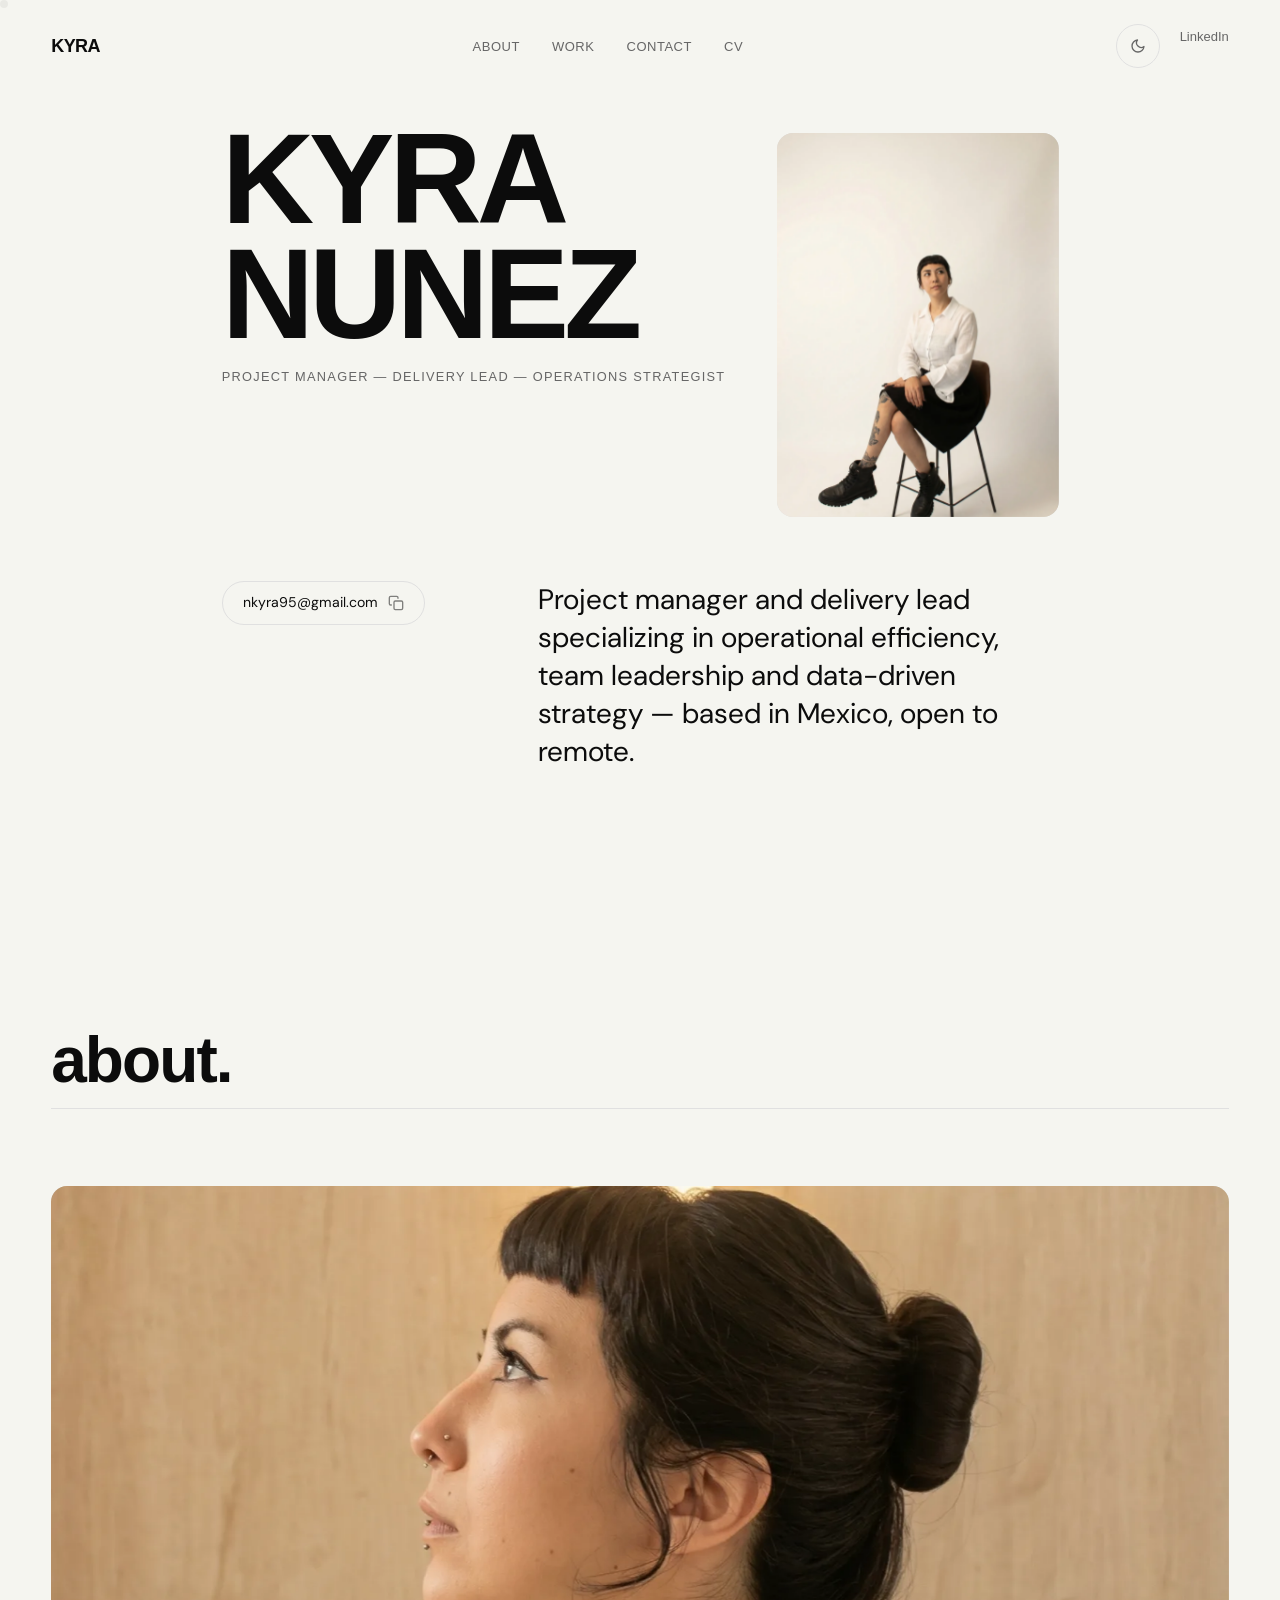
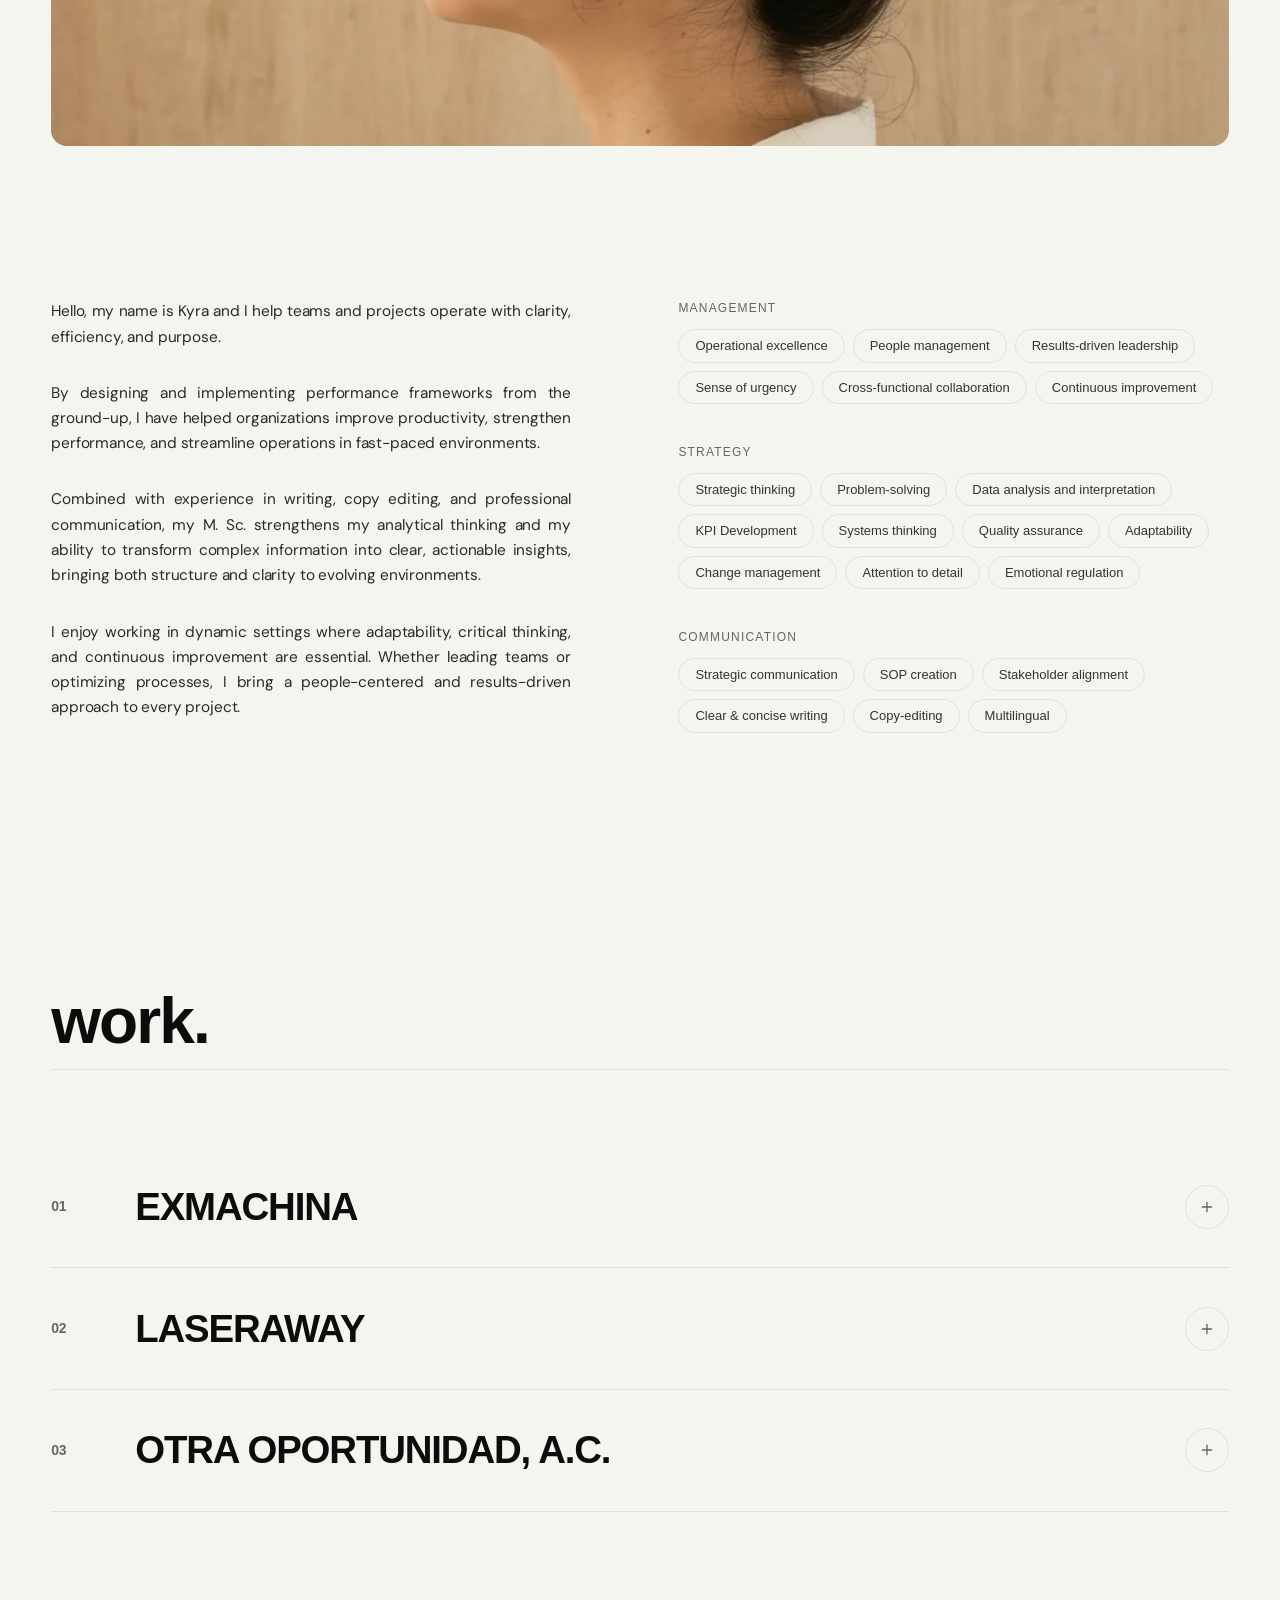
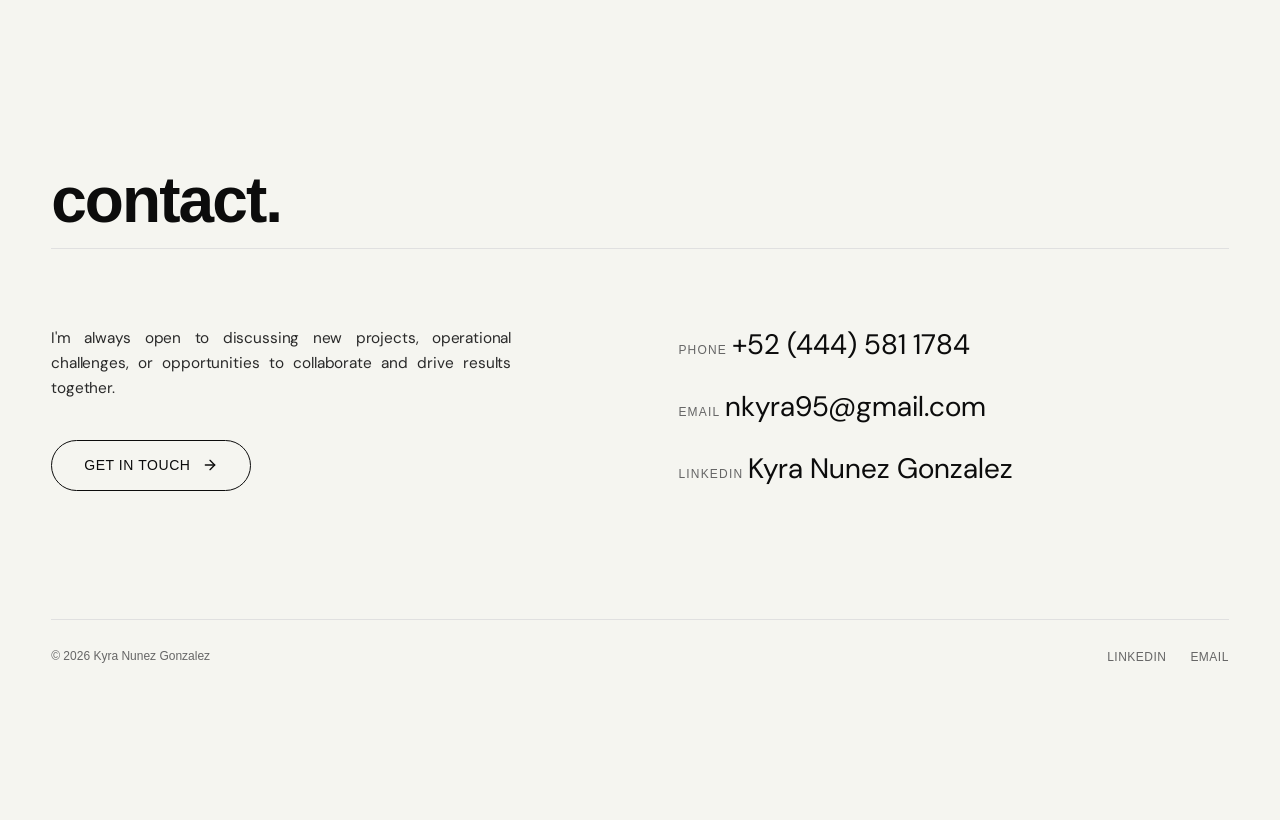
<file: index.html>
<!DOCTYPE html>
<html lang="en">
<head>
  <meta charset="UTF-8">
  <meta name="viewport" content="width=device-width, initial-scale=1.0">
  <meta http-equiv="Cache-Control" content="no-cache, no-store, must-revalidate">
  <meta http-equiv="Pragma" content="no-cache">
  <title>KYRA NUNEZ — Project Manager — Delivery Lead — Operations Strategist</title>
  <meta name="description" content="Kyra Nunez Gonzalez — Integrating critical thinking with professional practice. Project Manager, Delivery Lead, Operations Strategist.">
  <link rel="preconnect" href="https://fonts.googleapis.com">
  <link rel="preconnect" href="https://fonts.gstatic.com" crossorigin>
  <link href="https://fonts.googleapis.com/css2?family=DM+Sans:ital,opsz,wght@0,9..40,300;0,9..40,400;0,9..40,500;1,9..40,300;1,9..40,400&display=swap" rel="stylesheet">
  <style>
    /* ═══════════════════════════════════════════
       RESET & BASE
       ═══════════════════════════════════════════ */
    *, *::before, *::after {
      margin: 0;
      padding: 0;
      box-sizing: border-box;
    }

    :root {
      --bg: #0C0C0C;
      --text: #F5F5F0;
      --text-secondary: #999999;
      --accent: #D4D4C8;
      --border: #1E1E1E;
      --border-hover: #333333;
      --spacing-xl: clamp(80px, 10vw, 140px);
      --spacing-lg: clamp(48px, 6vw, 80px);
      --spacing-md: clamp(24px, 3vw, 40px);
      --spacing-sm: 16px;
      --spacing-xs: 8px;
      --text-body: #C8C8C8;
      --text-tag: #BBBBBB;
      --bg-elevated: #141414;
      --bg-inset: #161616;
    }

    html {
      scroll-behavior: smooth;
      font-size: 16px;
    }

    body {
      background-color: var(--bg);
      color: var(--text);
      font-family: 'Helvetica Neue', Helvetica, Arial, sans-serif;
      font-weight: 400;
      line-height: 1.5;
      overflow-x: hidden;
      -webkit-font-smoothing: antialiased;
      -moz-osx-font-smoothing: grayscale;
    }

    ::selection {
      background: var(--text);
      color: var(--bg);
    }

    a {
      color: inherit;
      text-decoration: none;
    }

    img {
      display: block;
      max-width: 100%;
    }

    /* ═══════════════════════════════════════════
       TYPOGRAPHY SYSTEM
       ═══════════════════════════════════════════ */
    .heading-xl {
      font-family: 'Helvetica Neue', Helvetica, Arial, sans-serif;
      font-weight: 700;
      font-size: clamp(64px, 12vw, 160px);
      line-height: 0.9;
      letter-spacing: -0.04em;
      text-transform: uppercase;
    }

    .heading-lg {
      font-family: 'Helvetica Neue', Helvetica, Arial, sans-serif;
      font-weight: 700;
      font-size: clamp(36px, 5vw, 64px);
      line-height: 1;
      letter-spacing: -0.03em;
    }

    .heading-md {
      font-family: 'Helvetica Neue', Helvetica, Arial, sans-serif;
      font-weight: 700;
      font-size: clamp(20px, 2.5vw, 32px);
      line-height: 1.2;
      letter-spacing: -0.02em;
    }

    .body-text {
      font-family: 'DM Sans', sans-serif;
      font-size: clamp(15px, 1.2vw, 18px);
      line-height: 1.65;
      letter-spacing: -0.01em;
      color: var(--text-body);
      font-weight: 400;
      text-align: justify;
    }

    .label {
      font-size: 12px;
      font-weight: 500;
      letter-spacing: 0.1em;
      text-transform: uppercase;
      color: var(--text-secondary);
    }

    /* ═══════════════════════════════════════════
       LAYOUT
       ═══════════════════════════════════════════ */
    .container {
      max-width: 1400px;
      margin: 0 auto;
      padding: 0 clamp(24px, 4vw, 64px);
    }

    /* ═══════════════════════════════════════════
       NAVIGATION
       ═══════════════════════════════════════════ */
    nav {
      position: fixed;
      top: 0;
      left: 0;
      right: 0;
      z-index: 100;
      padding: 24px 0;
      transition: background 0.4s ease, backdrop-filter 0.4s ease;
    }

    nav.scrolled {
      background: rgba(12, 12, 12, 0.85);
      backdrop-filter: blur(20px);
      -webkit-backdrop-filter: blur(20px);
    }

    nav .container {
      display: flex;
      justify-content: space-between;
      align-items: center;
    }

    .nav-logo {
      font-weight: 700;
      font-size: 18px;
      letter-spacing: -0.03em;
      text-transform: uppercase;
    }

    .nav-links {
      display: flex;
      gap: 32px;
      list-style: none;
    }

    .nav-links a {
      font-size: 13px;
      font-weight: 400;
      letter-spacing: 0.04em;
      text-transform: uppercase;
      color: var(--text-secondary);
      transition: color 0.3s ease;
      position: relative;
    }

    .nav-links a::after {
      content: '';
      position: absolute;
      bottom: -4px;
      left: 0;
      width: 0;
      height: 1px;
      background: var(--text);
      transition: width 0.3s ease;
    }

    .nav-links a:hover {
      color: var(--text);
    }

    .nav-links a:hover::after {
      width: 100%;
    }

    .nav-social {
      display: flex;
      gap: 20px;
      list-style: none;
    }

    .nav-social a {
      font-size: 13px;
      color: var(--text-secondary);
      transition: color 0.3s ease;
    }

    .nav-social a:hover {
      color: var(--text);
    }

    /* ═══════════════════════════════════════════
       HERO
       ═══════════════════════════════════════════ */
    .hero {
      min-height: 100vh;
      display: flex;
      flex-direction: column;
      justify-content: center;
      padding-top: 120px;
      padding-bottom: var(--spacing-xl);
      position: relative;
    }

    .hero-top {
      position: relative;
      margin-bottom: clamp(40px, 5vw, 72px);
      display: flex;
      align-items: flex-start;
      justify-content: space-between;
      gap: clamp(24px, 4vw, 64px);
    }

    .hero-name {
      margin-bottom: 0;
      flex: 1 1 auto;
      min-width: 0;
    }

    .hero-name .heading-xl {
      font-size: clamp(48px, 10vw, 140px);
    }

    .hero-name span {
      display: block;
    }

    .hero-photo {
      flex: 0 0 auto;
      align-self: flex-start;
      margin-top: clamp(8px, 1vw, 16px);
      width: clamp(200px, 22vw, 300px);
      height: clamp(280px, 30vw, 420px);
      border-radius: 16px;
      overflow: hidden;
      background: var(--border);
      opacity: 0;
      transform: translateY(24px) scale(0.98);
      transition: opacity 1.2s cubic-bezier(0.23, 1, 0.32, 1), transform 1.2s cubic-bezier(0.23, 1, 0.32, 1), box-shadow 0.6s ease;
      will-change: opacity, transform;
    }

    .hero-photo.in-view {
      opacity: 1;
      transform: translateY(0) scale(1);
    }

    .hero-photo img {
      width: 100%;
      height: 100%;
      object-fit: cover;
      object-position: center 30%;
      transition: transform 1.4s cubic-bezier(0.23, 1, 0.32, 1), filter 0.8s ease;
      will-change: transform;
    }

    .hero-photo:hover img {
      transform: scale(1.04);
    }

    .hero-bottom {
      display: flex;
      justify-content: space-between;
      align-items: flex-start;
      gap: var(--spacing-lg);
    }

    .hero-bottom-left {
      flex-shrink: 0;
    }

    .hero-email {
      display: inline-flex;
      align-items: center;
      gap: 10px;
      cursor: pointer;
      font-family: 'DM Sans', sans-serif;
      font-size: clamp(14px, 1.1vw, 16px);
      font-weight: 400;
      color: var(--text);
      transition: border-color 0.3s ease, color 0.3s ease;
      border: 1px solid var(--border);
      border-radius: 100px;
      padding: 10px 20px;
      background: none;
    }

    .hero-email:hover {
      border-color: var(--border-hover);
    }

    .hero-email .copy-icon {
      width: 16px;
      height: 16px;
      opacity: 0.5;
      transition: opacity 0.3s ease;
    }

    .hero-email:hover .copy-icon {
      opacity: 1;
    }

    .hero-email .copied-text {
      display: none;
      color: var(--text);
    }

    .hero-intro {
      max-width: 520px;
      margin-left: auto;
      font-family: 'DM Sans', sans-serif;
      font-size: clamp(22px, 2.2vw, 32px);
      font-weight: 400;
      line-height: 1.35;
      color: var(--text);
      text-align: left;
    }

    .hero-tagline {
      display: block;
      margin-top: 16px;
      font-size: clamp(12px, 1vw, 14px);
      font-weight: 500;
      letter-spacing: 0.1em;
      text-transform: uppercase;
      color: var(--text-secondary);
    }

    .scroll-indicator {
      position: absolute;
      bottom: clamp(24px, 3vw, 40px);
      left: 50%;
      transform: translateX(-50%);
      display: flex;
      flex-direction: column;
      align-items: center;
      gap: 8px;
      color: var(--text-secondary);
      font-size: 11px;
      font-weight: 400;
      letter-spacing: 0.1em;
      text-transform: uppercase;
      opacity: 0.6;
      transition: opacity 0.5s ease;
      animation: scrollBounce 2s ease-in-out infinite;
    }

    .scroll-indicator svg {
      width: 16px;
      height: 16px;
      stroke: var(--text-secondary);
    }

    @keyframes scrollBounce {
      0%, 100% { transform: translateX(-50%) translateY(0); }
      50% { transform: translateX(-50%) translateY(6px); }
    }

    @media (max-width: 900px) {
      .hero-bottom {
        flex-direction: column;
        gap: var(--spacing-md);
      }

      .hero-intro {
        text-align: left;
        max-width: 100%;
        margin-left: 0;
      }

      .scroll-indicator {
        display: none;
      }

      .hero-top {
        flex-direction: column;
      }

      .hero-photo {
        position: relative;
        width: 100%;
        max-width: 280px;
        height: 380px;
        top: 0;
        margin: 32px auto 0;
        align-self: center;
      }
    }

    /* ═══════════════════════════════════════════
       SECTIONS
       ═══════════════════════════════════════════ */
    section {
      padding: var(--spacing-xl) 0;
    }

    .section-header {
      display: flex;
      justify-content: space-between;
      align-items: baseline;
      margin-bottom: var(--spacing-lg);
      padding-bottom: var(--spacing-sm);
      border-bottom: 1px solid var(--border);
    }

    .section-title {
      font-family: 'Helvetica Neue', Helvetica, Arial, sans-serif;
      font-weight: 700;
      font-size: clamp(36px, 5vw, 64px);
      letter-spacing: -0.03em;
      line-height: 1;
    }

    .section-link {
      font-size: 13px;
      font-weight: 400;
      letter-spacing: 0.04em;
      text-transform: uppercase;
      color: var(--text-secondary);
      transition: color 0.3s ease;
    }

    .section-link:hover {
      color: var(--text);
    }

    /* ═══════════════════════════════════════════
       ABOUT
       ═══════════════════════════════════════════ */
    .about-content {
      display: grid;
      grid-template-columns: 1fr 1fr;
      gap: var(--spacing-lg);
    }

    .about-photo {
      grid-column: 1 / -1;
      width: 100%;
      aspect-ratio: 16 / 9;
      max-height: 560px;
      border-radius: 16px;
      overflow: hidden;
      margin-bottom: var(--spacing-lg);
      background: var(--border);
      opacity: 0;
      transform: translateY(32px) scale(0.98);
      transition: opacity 1.1s cubic-bezier(0.23, 1, 0.32, 1), transform 1.1s cubic-bezier(0.23, 1, 0.32, 1);
      will-change: opacity, transform;
    }

    .about-photo.in-view {
      opacity: 1;
      transform: translateY(0) scale(1);
    }

    .about-photo img {
      width: 100%;
      height: 100%;
      object-fit: cover;
      object-position: center 62%;
      transition: transform 1.4s cubic-bezier(0.23, 1, 0.32, 1), filter 0.8s ease;
      will-change: transform;
    }

    .about-photo:hover img {
      transform: scale(1.03);
    }

    .about-left .body-text {
      max-width: 520px;
    }

    .about-left .body-text + .body-text {
      margin-top: 2em;
    }

    .about-skills {
      display: flex;
      flex-direction: column;
      gap: var(--spacing-md);
    }

    .skill-group h4 {
      font-size: 12px;
      font-weight: 500;
      letter-spacing: 0.1em;
      text-transform: uppercase;
      color: var(--text-secondary);
      margin-bottom: 12px;
    }

    .skill-tags {
      display: flex;
      flex-wrap: wrap;
      gap: 8px;
    }

    .skill-tag {
      padding: 6px 16px;
      border: 1px solid var(--border);
      border-radius: 100px;
      font-size: 13px;
      color: var(--text-tag);
      transition: border-color 0.3s ease, color 0.3s ease;
    }

    .skill-tag:hover {
      border-color: var(--border-hover);
      color: var(--text);
    }

    /* ═══════════════════════════════════════════
       WORK / PROJECTS — ACCORDION
       ═══════════════════════════════════════════ */
    .project-list {
      display: flex;
      flex-direction: column;
    }

    .project-item {
      border-bottom: 1px solid var(--border);
    }

    .project-header {
      display: grid;
      grid-template-columns: 60px 1fr auto;
      align-items: center;
      padding: clamp(24px, 3vw, 40px) 0;
      cursor: pointer;
      gap: 24px;
    }

    .project-header:hover .project-title {
      color: var(--text-secondary);
      transition: color 0.3s ease;
    }

    .project-header:hover .project-toggle {
      border-color: var(--border-hover);
    }

    .project-number {
      font-family: 'Helvetica Neue', Helvetica, Arial, sans-serif;
      font-weight: 700;
      font-size: 14px;
      letter-spacing: -0.02em;
      color: var(--text-secondary);
    }

    .project-title {
      font-family: 'Helvetica Neue', Helvetica, Arial, sans-serif;
      font-weight: 700;
      font-size: clamp(24px, 3vw, 42px);
      letter-spacing: -0.03em;
      line-height: 1.1;
      text-transform: uppercase;
      transition: color 0.3s ease;
    }

    .project-toggle {
      width: 44px;
      height: 44px;
      border: 1px solid var(--border);
      border-radius: 50%;
      display: flex;
      align-items: center;
      justify-content: center;
      transition: transform 0.5s cubic-bezier(0.23, 1, 0.32, 1), border-color 0.3s ease;
      flex-shrink: 0;
    }

    .project-item.active .project-toggle {
      transform: rotate(45deg);
      border-color: var(--border-hover);
    }

    .project-toggle svg {
      width: 16px;
      height: 16px;
      stroke: var(--text-secondary);
    }

    .project-body {
      max-height: 0;
      overflow: hidden;
      transition: max-height 0.7s cubic-bezier(0.23, 1, 0.32, 1), opacity 0.5s ease;
      opacity: 0;
    }

    .project-item.active .project-body {
      opacity: 1;
    }

    .project-body-inner {
      padding-bottom: clamp(40px, 5vw, 72px);
    }

    .project-meta {
      display: flex;
      gap: 12px;
      margin-bottom: var(--spacing-md);
      flex-wrap: wrap;
    }

    .project-tag {
      padding: 4px 14px;
      border: 1px solid var(--border);
      border-radius: 100px;
      font-size: 11px;
      letter-spacing: 0.08em;
      text-transform: uppercase;
      color: var(--text-tag);
    }

    .project-layout {
      display: grid;
      grid-template-columns: 1fr 1fr;
      gap: var(--spacing-lg);
      align-items: start;
    }

    .project-image-wrapper {
      position: relative;
      overflow: hidden;
      border-radius: 8px;
      aspect-ratio: 4/3;
      background: var(--bg-inset);
    }

    .project-image-wrapper img {
      width: 100%;
      height: 100%;
      object-fit: cover;
      transition: transform 0.7s cubic-bezier(0.23, 1, 0.32, 1);
    }

    .project-image-wrapper:hover img {
      transform: scale(1.03);
    }

    .project-image-overlay {
      position: absolute;
      bottom: 0;
      left: 0;
      right: 0;
      padding: 24px;
      background: linear-gradient(transparent, rgba(0,0,0,0.7));
    }

    .project-image-label {
      font-size: 11px;
      letter-spacing: 0.1em;
      text-transform: uppercase;
      color: rgba(255,255,255,0.7);
    }

    .project-details {
      display: flex;
      flex-direction: column;
      gap: var(--spacing-md);
    }

    .project-description {
      max-width: 480px;
    }

    /* KPI GRID — large bold numbers */
    .kpi-grid {
      display: grid;
      grid-template-columns: 1fr 1fr;
      gap: 2px;
    }

    .kpi-card {
      background: var(--bg-elevated);
      padding: clamp(24px, 3vw, 40px);
      border-radius: 6px;
      position: relative;
      overflow: hidden;
    }

    .kpi-card::before {
      content: '';
      position: absolute;
      top: 0;
      left: 0;
      right: 0;
      height: 1px;
      background: linear-gradient(90deg, transparent, rgba(255,255,255,0.06), transparent);
      z-index: 2;
    }

    .kpi-number {
      font-family: 'Helvetica Neue', Helvetica, Arial, sans-serif;
      font-weight: 700;
      font-size: clamp(40px, 5vw, 72px);
      letter-spacing: -0.04em;
      line-height: 1;
      color: var(--text);
      margin-bottom: 8px;
    }

    .kpi-label {
      font-size: 12px;
      font-weight: 400;
      letter-spacing: 0.06em;
      text-transform: uppercase;
      color: var(--text-secondary);
      line-height: 1.4;
    }

    /* ——— Particle-sphere medallion (50px, top-right of card) ——— */
    /* A Canvas point cloud rendered via rAF. No border, no container —
       particles fade into the card background at the edges. Semantics
       per card are handled in JS by the data-mode attribute. */
    .kpi-orb {
      position: absolute;
      top: clamp(10px, 1.5vw, 16px);
      right: clamp(10px, 1.5vw, 16px);
      width: clamp(88px, 12vw, 120px);
      height: clamp(88px, 12vw, 120px);
      pointer-events: none;
      z-index: 0;
    }

    /* Lift text above the canvas so animations don't clash with numbers */
    .kpi-number, .kpi-label {
      position: relative;
      z-index: 1;
    }

    @media (max-width: 600px) {
      .kpi-orb {
        width: 72px;
        height: 72px;
        top: 10px;
        right: 10px;
      }
    }

    /* ═══════════════════════════════════════════
       CONTACT / FOOTER
       ═══════════════════════════════════════════ */
    .contact {
      padding: var(--spacing-xl) 0;
    }

    .contact-grid {
      display: grid;
      grid-template-columns: 1fr 1fr;
      gap: var(--spacing-lg);
      margin-top: var(--spacing-lg);
    }

    .contact-left .body-text {
      max-width: 460px;
      margin-bottom: var(--spacing-md);
    }

    .contact-cta {
      display: inline-flex;
      align-items: center;
      gap: 12px;
      padding: 14px 32px;
      border: 1px solid var(--text);
      border-radius: 100px;
      font-size: 14px;
      font-weight: 500;
      letter-spacing: 0.04em;
      text-transform: uppercase;
      color: var(--text);
      transition: background 0.3s ease, color 0.3s ease;
    }

    .contact-cta:hover {
      background: var(--text);
      color: var(--bg);
    }

    .contact-cta svg {
      width: 16px;
      height: 16px;
      transition: transform 0.3s ease;
    }

    .contact-cta:hover svg {
      transform: translateX(4px);
    }

    .contact-details {
      display: flex;
      flex-direction: column;
      gap: 24px;
    }

    .contact-item .label {
      margin-bottom: 6px;
    }

    .contact-item a,
    .contact-item p {
      font-family: 'DM Sans', sans-serif;
      font-size: clamp(22px, 2.2vw, 32px);
      font-weight: 400;
      line-height: 1.35;
      color: var(--text);
    }

    .contact-item a {
      transition: color 0.3s ease;
    }

    .contact-item a:hover {
      color: var(--text-secondary);
    }

    /* Footer bottom */
    .footer-bottom {
      display: flex;
      justify-content: space-between;
      align-items: center;
      padding: 24px 0;
      margin-top: var(--spacing-xl);
      border-top: 1px solid var(--border);
    }

    .footer-bottom p {
      font-size: 12px;
      color: var(--text-secondary);
    }

    .footer-social {
      display: flex;
      gap: 24px;
      list-style: none;
    }

    .footer-social a {
      font-size: 12px;
      color: var(--text-secondary);
      transition: color 0.3s ease;
      letter-spacing: 0.04em;
      text-transform: uppercase;
    }

    .footer-social a:hover {
      color: var(--text);
    }

    /* ═══════════════════════════════════════════
       SCROLL ANIMATIONS
       ═══════════════════════════════════════════ */
    .reveal {
      opacity: 0;
      transform: translateY(30px);
      transition: opacity 0.8s cubic-bezier(0.23, 1, 0.32, 1),
                  transform 0.8s cubic-bezier(0.23, 1, 0.32, 1);
    }

    .reveal.visible {
      opacity: 1;
      transform: translateY(0);
    }

    .reveal-delay-1 { transition-delay: 0.1s; }
    .reveal-delay-2 { transition-delay: 0.2s; }
    .reveal-delay-3 { transition-delay: 0.3s; }
    .reveal-delay-4 { transition-delay: 0.4s; }

    /* Hero stagger */
    .hero .reveal:nth-child(1) { transition-delay: 0.1s; }
    .hero .reveal:nth-child(2) { transition-delay: 0.25s; }
    .hero .reveal:nth-child(3) { transition-delay: 0.4s; }
    .hero .reveal:nth-child(4) { transition-delay: 0.55s; }

    /* KPI counter animation */
    .kpi-number[data-count] {
      transition: none;
    }

    /* ═══════════════════════════════════════════
       RESPONSIVE
       ═══════════════════════════════════════════ */
    @media (max-width: 900px) {
      .about-content,
      .project-layout,
      .contact-grid {
        grid-template-columns: 1fr;
      }

      .nav-social a {
        display: none;
      }

      .nav-social {
        display: flex;
        gap: 12px;
      }

      .nav-social .theme-toggle {
        display: flex;
      }

      .project-header {
        grid-template-columns: 40px 1fr auto;
      }

      .kpi-grid {
        grid-template-columns: 1fr 1fr;
      }
    }

    @media (max-width: 600px) {
      .nav-links {
        gap: 20px;
      }

      .nav-links a {
        font-size: 11px;
      }

      .kpi-grid {
        grid-template-columns: 1fr;
      }

      .project-header {
        grid-template-columns: 1fr auto;
      }

      .project-number {
        display: none;
      }

      .footer-bottom {
        flex-direction: column;
        gap: 16px;
        text-align: center;
      }
    }

    /* ═══════════════════════════════════════════
       HORIZONTAL RULE DIVIDER
       ═══════════════════════════════════════════ */
    .divider {
      width: 100%;
      height: 1px;
      background: var(--border);
    }

    /* ═══════════════════════════════════════════
       SMOOTH CURSOR (custom)
       ═══════════════════════════════════════════ */
    .cursor-dot {
      width: 8px;
      height: 8px;
      background: var(--text);
      border-radius: 50%;
      position: fixed;
      pointer-events: none;
      z-index: 9999;
      mix-blend-mode: difference;
      transition: transform 0.15s ease;
      display: none;
    }

    @media (hover: hover) {
      .cursor-dot {
        display: block;
      }
    }

    /* ═══════════════════════════════════════════
       LIGHT MODE
       ═══════════════════════════════════════════ */
    [data-theme="light"] {
      --bg: #F5F5F0;
      --text: #0C0C0C;
      --text-secondary: #666666;
      --border: #E0E0E0;
      --border-hover: #CCCCCC;
      --text-body: #2A2A2A;
      --text-tag: #333333;
      --bg-elevated: #EBEBEB;
      --bg-inset: #E8E8E8;
    }

    [data-theme="light"] ::selection {
      background: var(--text);
      color: var(--bg);
    }

    [data-theme="light"] nav.scrolled {
      background: rgba(245, 245, 240, 0.85);
    }

    [data-theme="light"] .hero-email:hover {
      background: rgba(0, 0, 0, 0.03);
    }

    [data-theme="light"] .kpi-card::before {
      background: linear-gradient(90deg, transparent, rgba(0,0,0,0.06), transparent);
    }

    body {
      transition: background-color 0.4s ease, color 0.4s ease;
    }

    /* ═══════════════════════════════════════════
       THEME TOGGLE
       ═══════════════════════════════════════════ */
    .theme-toggle {
      width: 44px;
      height: 44px;
      display: flex;
      align-items: center;
      justify-content: center;
      background: none;
      border: 1px solid var(--border);
      border-radius: 50%;
      cursor: pointer;
      padding: 0;
      transition: border-color 0.3s ease;
    }

    .theme-toggle:hover {
      border-color: var(--border-hover);
    }

    .theme-toggle svg {
      width: 16px;
      height: 16px;
      stroke: var(--text-secondary);
      fill: none;
      transition: stroke 0.3s ease;
    }

    .theme-toggle:hover svg {
      stroke: var(--text);
    }

    .theme-toggle .icon-moon { display: none; }
    .theme-toggle .icon-sun  { display: block; }

    [data-theme="light"] .theme-toggle .icon-moon { display: block; }
    [data-theme="light"] .theme-toggle .icon-sun  { display: none; }

    /* ═══════════════════════════════════════════
       SKIP LINK
       ═══════════════════════════════════════════ */
    .skip-link {
      position: absolute;
      top: -100%;
      left: 16px;
      z-index: 200;
      padding: 8px 16px;
      background: var(--text);
      color: var(--bg);
      font-size: 14px;
      font-weight: 500;
      border-radius: 4px;
      text-decoration: none;
    }

    .skip-link:focus {
      top: 16px;
    }

    /* ═══════════════════════════════════════════
       FOCUS INDICATORS
       ═══════════════════════════════════════════ */
    :focus-visible {
      outline: 2px solid var(--text);
      outline-offset: 2px;
    }

    .theme-toggle:focus-visible,
    .project-toggle:focus-visible {
      outline-offset: 0;
    }

    /* ═══════════════════════════════════════════
       REDUCED MOTION
       ═══════════════════════════════════════════ */
    @media (prefers-reduced-motion: reduce) {
      *, *::before, *::after {
        animation-duration: 0.01ms !important;
        transition-duration: 0.01ms !important;
      }
      .reveal { opacity: 1; transform: none; }
      .hero-photo, .about-photo { opacity: 1; transform: none; }
      html { scroll-behavior: auto; }
    }
  </style>
</head>
<body>

  <a href="#main-content" class="skip-link">Skip to content</a>

  <!-- Custom Cursor -->
  <div class="cursor-dot" id="cursor"></div>

  <!-- ═══════════ NAVIGATION ═══════════ -->
  <nav id="navbar">
    <div class="container">
      <a href="#hero" class="nav-logo">Kyra</a>
      <ul class="nav-links">
        <li><a href="#about">About</a></li>
        <li><a href="#work">Work</a></li>
        <li><a href="#contact">Contact</a></li>
        <li><a href="/cv/" target="_blank" rel="noopener">CV</a></li>
      </ul>
      <ul class="nav-social">
        <li>
          <button class="theme-toggle" id="themeToggle" aria-label="Toggle theme">
            <svg class="icon-sun" viewBox="0 0 24 24" stroke-width="2" stroke-linecap="round" stroke-linejoin="round">
              <circle cx="12" cy="12" r="5"></circle>
              <line x1="12" y1="1" x2="12" y2="3"></line>
              <line x1="12" y1="21" x2="12" y2="23"></line>
              <line x1="4.22" y1="4.22" x2="5.64" y2="5.64"></line>
              <line x1="18.36" y1="18.36" x2="19.78" y2="19.78"></line>
              <line x1="1" y1="12" x2="3" y2="12"></line>
              <line x1="21" y1="12" x2="23" y2="12"></line>
              <line x1="4.22" y1="19.78" x2="5.64" y2="18.36"></line>
              <line x1="18.36" y1="5.64" x2="19.78" y2="4.22"></line>
            </svg>
            <svg class="icon-moon" viewBox="0 0 24 24" stroke-width="2" stroke-linecap="round" stroke-linejoin="round">
              <path d="M21 12.79A9 9 0 1 1 11.21 3 7 7 0 0 0 21 12.79z"></path>
            </svg>
          </button>
        </li>
        <li><a href="https://www.linkedin.com/in/kyra-n%C3%BA%C3%B1ez-gonz%C3%A1lez-5ab822146" target="_blank" rel="noopener">LinkedIn</a></li>
      </ul>
    </div>
  </nav>

  <!-- ═══════════ HERO ═══════════ -->
  <main id="main-content">
  <section class="hero" id="hero">
    <div class="container">
      <div class="hero-top reveal">
        <div class="hero-name">
          <span class="heading-xl">KYRA</span>
          <span class="heading-xl">NUNEZ</span>
          <span class="hero-tagline">Project Manager &mdash; Delivery Lead &mdash; Operations Strategist</span>
        </div>
        <div class="hero-photo" id="heroPhoto">
          <picture>
            <source srcset="kyra-hero.webp" type="image/webp">
            <img src="kyra-hero.png" alt="Kyra Nunez" loading="eager" width="1200" height="1789">
          </picture>
        </div>
      </div>

      <div class="hero-bottom reveal">
        <div class="hero-bottom-left">
          <div class="hero-email" id="emailCopy" role="button" tabindex="0" aria-label="Copy email address">
            <span class="email-text">nkyra95@gmail.com</span>
            <span class="copied-text">Copied!</span>
            <svg class="copy-icon" viewBox="0 0 24 24" fill="none" stroke="currentColor" stroke-width="2" stroke-linecap="round" stroke-linejoin="round">
              <rect x="9" y="9" width="13" height="13" rx="2" ry="2"></rect>
              <path d="M5 15H4a2 2 0 0 1-2-2V4a2 2 0 0 1 2-2h9a2 2 0 0 1 2 2v1"></path>
            </svg>
          </div>
        </div>

        <p class="hero-intro">
          Project manager and delivery lead specializing in operational efficiency, team leadership and data-driven strategy — based in Mexico, open to remote.
        </p>
      </div>

      <div class="scroll-indicator" aria-hidden="true">
        <span>Scroll</span>
        <svg viewBox="0 0 24 24" fill="none" stroke="currentColor" stroke-width="2" stroke-linecap="round" stroke-linejoin="round">
          <polyline points="6 9 12 15 18 9"></polyline>
        </svg>
      </div>
    </div>
  </section>

  <!-- ═══════════ ABOUT ═══════════ -->
  <section id="about">
    <div class="container">
      <div class="section-header reveal">
        <h2 class="section-title">about.</h2>
      </div>

      <div class="about-content">
        <figure class="about-photo" id="aboutPhoto">
          <picture>
            <source srcset="kyra-about.webp" type="image/webp">
            <img src="kyra-about.png" alt="Kyra Nunez portrait" loading="lazy" width="1600" height="2385">
          </picture>
        </figure>
        <div class="about-left">
          <p class="body-text reveal">
            Hello, my name is Kyra and I help teams and projects operate with clarity, efficiency, and purpose.
          </p>
          <p class="body-text reveal">
            By designing and implementing performance frameworks from the ground-up, I have helped organizations improve productivity, strengthen performance, and streamline operations in fast-paced environments.
          </p>
          <p class="body-text reveal">
            Combined with experience in writing, copy editing, and professional communication, my M. Sc. strengthens my analytical thinking and my ability to transform complex information into clear, actionable insights, bringing both structure and clarity to evolving environments.
          </p>
          <p class="body-text reveal">
            I enjoy working in dynamic settings where adaptability, critical thinking, and continuous improvement are essential. Whether leading teams or optimizing processes, I bring a people-centered and results-driven approach to every project.
          </p>
        </div>

        <div class="about-skills reveal">
          <div class="skill-group">
            <h4>Management</h4>
            <div class="skill-tags">
              <span class="skill-tag">Operational excellence</span>
              <span class="skill-tag">People management</span>
              <span class="skill-tag">Results-driven leadership</span>
              <span class="skill-tag">Sense of urgency</span>
              <span class="skill-tag">Cross-functional collaboration</span>
              <span class="skill-tag">Continuous improvement</span>
            </div>
          </div>
          <div class="skill-group">
            <h4>Strategy</h4>
            <div class="skill-tags">
              <span class="skill-tag">Strategic thinking</span>
              <span class="skill-tag">Problem-solving</span>
              <span class="skill-tag">Data analysis and interpretation</span>
              <span class="skill-tag">KPI Development</span>
              <span class="skill-tag">Systems thinking</span>
              <span class="skill-tag">Quality assurance</span>
              <span class="skill-tag">Adaptability</span>
              <span class="skill-tag">Change management</span>
              <span class="skill-tag">Attention to detail</span>
              <span class="skill-tag">Emotional regulation</span>
            </div>
          </div>
          <div class="skill-group">
            <h4>Communication</h4>
            <div class="skill-tags">
              <span class="skill-tag">Strategic communication</span>
              <span class="skill-tag">SOP creation</span>
              <span class="skill-tag">Stakeholder alignment</span>
              <span class="skill-tag">Clear &amp; concise writing</span>
              <span class="skill-tag">Copy-editing</span>
              <span class="skill-tag">Multilingual</span>
            </div>
          </div>
        </div>
      </div>
    </div>
  </section>

  <!-- ═══════════ WORK ═══════════ -->
  <section id="work">
    <div class="container">
      <div class="section-header reveal">
        <h2 class="section-title">work.</h2>
      </div>

      <div class="project-list">

        <!-- PROJECT 01 — EXMACHINA -->
        <div class="project-item reveal">
          <div class="project-header" role="button" tabindex="0" aria-expanded="false">
            <span class="project-number">01</span>
            <h3 class="project-title">ExMachina</h3>
            <div class="project-toggle">
              <svg viewBox="0 0 24 24" fill="none" stroke="currentColor" stroke-width="2" stroke-linecap="round" stroke-linejoin="round">
                <line x1="12" y1="5" x2="12" y2="19"></line>
                <line x1="5" y1="12" x2="19" y2="12"></line>
              </svg>
            </div>
          </div>
          <div class="project-body">
            <div class="project-body-inner">
              <div class="project-meta">
                <span class="project-tag">Co-Founder</span>
                <span class="project-tag">Delivery Management</span>
                <span class="project-tag">Agile Operations</span>
                <span class="project-tag">Client Relations</span>
                <span class="project-tag">Software Development</span>
                <span class="project-tag">2026 — Present</span>
              </div>

              <div class="project-layout">
                <div class="project-image-wrapper">
                  <picture>
                    <source srcset="exmachina-project.webp" type="image/webp">
                    <img src="exmachina-project.jpg" alt="Person writing on a planning board with sticky notes" loading="lazy" width="5721" height="3819">
                  </picture>
                  <div class="project-image-overlay">
                    <span class="project-image-label">End-to-End Delivery &amp; Operations</span>
                  </div>
                </div>

                <div class="project-details">
                  <p class="body-text project-description">
                    Co-founded and currently lead delivery operations at ExMachina, a digital consultancy building custom AI-powered tools for people and businesses, with a delivery framework built to work across any industry.
                  </p>
                  <p class="body-text project-description">
                    Serve as the operational backbone of the practice: the single point of contact between the technical team and every client, from kickoff through final delivery. Own the full delivery lifecycle across simultaneous projects — sprint planning, scope management, stakeholder communication, quality review, and escalation handling.
                  </p>
                  <p class="body-text project-description">
                    Designed and built the internal systems that run the consultancy from the ground up — a custom project management platform, a formal change management framework, and a full operations manual with documented, repeatable pipelines for every service offered: branding, web design, and software development.
                  </p>
                  <p class="body-text project-description">
                    Projects run on a disciplined 5-business-day sprint cadence and ship on a formal 60-day delivery cycle. A lean operation that delivers with the structure and discipline of a full PMO.
                  </p>

                </div>
              </div>
            </div>
          </div>
        </div>

        <!-- PROJECT 02 — LASERAWAY -->
        <div class="project-item reveal">
          <div class="project-header" role="button" tabindex="0" aria-expanded="false">
            <span class="project-number">02</span>
            <h3 class="project-title">LaserAway</h3>
            <div class="project-toggle">
              <svg viewBox="0 0 24 24" fill="none" stroke="currentColor" stroke-width="2" stroke-linecap="round" stroke-linejoin="round">
                <line x1="12" y1="5" x2="12" y2="19"></line>
                <line x1="5" y1="12" x2="19" y2="12"></line>
              </svg>
            </div>
          </div>
          <div class="project-body">
            <div class="project-body-inner">
              <div class="project-meta">
                <span class="project-tag">Client Services Management</span>
                <span class="project-tag">Operations and QA Leadership</span>
                <span class="project-tag">Data & Reporting</span>
                <span class="project-tag">2021 — 2025</span>
              </div>

              <div class="project-layout">
                <div class="project-image-wrapper">
                  <picture>
                    <source srcset="laseraway-project.webp" type="image/webp">
                    <img src="laseraway-project.jpg" alt="Client services agent with headset in a call center" loading="lazy" width="1200" height="801">
                  </picture>
                  <div class="project-image-overlay">
                    <span class="project-image-label">Client Experience & Operations</span>
                  </div>
                </div>

                <div class="project-details">
                  <p class="body-text project-description">
                    Managed the Client Experience team across three languages, implementing strategies that tripled productivity. Created KPIs and SOPs, supervised 15-hour workday schedules, and delivered daily, weekly and monthly performance reports to site and client stakeholders.
                  </p>

                  <div class="kpi-grid">
                    <div class="kpi-card">
                      <div class="kpi-number" data-count="3" data-suffix="x">0x</div>
                      <div class="kpi-label">Productivity<br>increase</div>
                      <canvas class="kpi-orb" data-mode="productivity" width="280" height="280" aria-hidden="true"></canvas>
                    </div>
                    <div class="kpi-card">
                      <div class="kpi-number" data-count="40" data-suffix="+">0+</div>
                      <div class="kpi-label">Agents<br>managed</div>
                      <canvas class="kpi-orb" data-mode="agents" width="280" height="280" aria-hidden="true"></canvas>
                    </div>
                    <div class="kpi-card">
                      <div class="kpi-number" data-count="150" data-suffix="+">0+</div>
                      <div class="kpi-label">Clinics<br>supported</div>
                      <canvas class="kpi-orb" data-mode="clinics" width="280" height="280" aria-hidden="true"></canvas>
                    </div>
                    <div class="kpi-card">
                      <div class="kpi-number" data-count="3">0</div>
                      <div class="kpi-label">Promotions<br>earned</div>
                      <canvas class="kpi-orb" data-mode="promotions" width="280" height="280" aria-hidden="true"></canvas>
                    </div>
                  </div>
                </div>
              </div>
            </div>
          </div>
        </div>

        <!-- PROJECT 03 — OTRA OPORTUNIDAD -->
        <div class="project-item reveal">
          <div class="project-header" role="button" tabindex="0" aria-expanded="false">
            <span class="project-number">03</span>
            <h3 class="project-title">Otra Oportunidad, A.C.</h3>
            <div class="project-toggle">
              <svg viewBox="0 0 24 24" fill="none" stroke="currentColor" stroke-width="2" stroke-linecap="round" stroke-linejoin="round">
                <line x1="12" y1="5" x2="12" y2="19"></line>
                <line x1="5" y1="12" x2="19" y2="12"></line>
              </svg>
            </div>
          </div>
          <div class="project-body">
            <div class="project-body-inner">
              <div class="project-meta">
                <span class="project-tag">Non-Profit</span>
                <span class="project-tag">Process Systematization</span>
                <span class="project-tag">Operations Manual</span>
                <span class="project-tag">Copy-editing</span>
              </div>

              <div class="project-layout">
                <div class="project-image-wrapper">
                  <picture>
                    <source srcset="otra-oportunidad-project.webp" type="image/webp">
                    <img src="otra-oportunidad-project.jpg" alt="Woman reviewing documentation on a tablet" loading="lazy" width="1200" height="800">
                  </picture>
                  <div class="project-image-overlay">
                    <span class="project-image-label">Comprehensive Care Model</span>
                  </div>
                </div>

                <div class="project-details">
                  <p class="body-text project-description">
                    Systematized a Comprehensive Care Model for a civil association supporting women victims of domestic violence. Integrated legal, educational, psychological and social work areas into one unified Operations Manual delivered in a record 5 months.
                  </p>

                  <div class="kpi-grid">
                    <div class="kpi-card">
                      <div class="kpi-number" data-count="5" data-suffix=" mo">0 mo</div>
                      <div class="kpi-label">Record<br>delivery time</div>
                      <canvas class="kpi-orb" data-mode="delivery" width="280" height="280" aria-hidden="true"></canvas>
                    </div>
                    <div class="kpi-card">
                      <div class="kpi-number" data-count="4">0</div>
                      <div class="kpi-label">Departments<br>integrated</div>
                      <canvas class="kpi-orb" data-mode="departments" width="280" height="280" aria-hidden="true"></canvas>
                    </div>
                    <div class="kpi-card">
                      <div class="kpi-number" data-count="1">0</div>
                      <div class="kpi-label">Unified operations<br>manual</div>
                      <canvas class="kpi-orb" data-mode="manual" width="280" height="280" aria-hidden="true"></canvas>
                    </div>
                    <div class="kpi-card">
                      <div class="kpi-number" data-count="100" data-suffix="%">0%</div>
                      <div class="kpi-label">Holistic<br>implementation</div>
                      <canvas class="kpi-orb" data-mode="holistic" width="280" height="280" aria-hidden="true"></canvas>
                    </div>
                  </div>
                </div>
              </div>
            </div>
          </div>
        </div>

      </div><!-- /project-list -->
    </div>
  </section>

  <!-- ═══════════ CONTACT ═══════════ -->
  <section id="contact" class="contact">
    <div class="container">
      <div class="section-header reveal">
        <h2 class="section-title">contact.</h2>
      </div>

      <div class="contact-grid">
        <div class="contact-left reveal">
          <p class="body-text">
            I'm always open to discussing new projects, operational challenges, or opportunities to collaborate and drive results together.
          </p>
          <a href="mailto:nkyra95@gmail.com" class="contact-cta">
            Get in touch
            <svg viewBox="0 0 24 24" fill="none" stroke="currentColor" stroke-width="2" stroke-linecap="round" stroke-linejoin="round">
              <line x1="5" y1="12" x2="19" y2="12"></line>
              <polyline points="12 5 19 12 12 19"></polyline>
            </svg>
          </a>
        </div>

        <div class="contact-details reveal">
          <div class="contact-item">
            <span class="label">Phone</span>
            <a href="tel:+524445811784">+52 (444) 581 1784</a>
          </div>
          <div class="contact-item">
            <span class="label">Email</span>
            <a href="mailto:nkyra95@gmail.com">nkyra95@gmail.com</a>
          </div>
          <div class="contact-item">
            <span class="label">LinkedIn</span>
            <a href="https://www.linkedin.com/in/kyra-n%C3%BA%C3%B1ez-gonz%C3%A1lez-5ab822146" target="_blank" rel="noopener">Kyra Nunez Gonzalez</a>
          </div>
        </div>
      </div>

      <!-- Footer -->
      <div class="footer-bottom">
        <p>&copy; 2026 Kyra Nunez Gonzalez</p>
        <ul class="footer-social">
          <li><a href="https://www.linkedin.com/in/kyra-n%C3%BA%C3%B1ez-gonz%C3%A1lez-5ab822146" target="_blank" rel="noopener">LinkedIn</a></li>
          <li><a href="mailto:nkyra95@gmail.com">Email</a></li>
        </ul>
      </div>
    </div>
  </section>
  </main>

  <!-- ═══════════ JAVASCRIPT ═══════════ -->
  <script>
    // ——— Smooth custom cursor ———
    const cursor = document.getElementById('cursor');
    let cursorX = 0, cursorY = 0, currentX = 0, currentY = 0;
    let cursorActive = false;

    document.addEventListener('mousemove', (e) => {
      cursorX = e.clientX;
      cursorY = e.clientY;
      if (!cursorActive) {
        cursorActive = true;
        requestAnimationFrame(animateCursor);
      }
    });

    function animateCursor() {
      currentX += (cursorX - currentX) * 0.15;
      currentY += (cursorY - currentY) * 0.15;
      cursor.style.transform = `translate(${currentX - 4}px, ${currentY - 4}px)`;
      if (Math.abs(cursorX - currentX) > 0.1 || Math.abs(cursorY - currentY) > 0.1) {
        requestAnimationFrame(animateCursor);
      } else {
        cursorActive = false;
      }
    }

    // ——— Navbar scroll effect ———
    const navbar = document.getElementById('navbar');
    window.addEventListener('scroll', () => {
      navbar.classList.toggle('scrolled', window.scrollY > 60);
      // Hide scroll indicator after user scrolls
      const si = document.querySelector('.scroll-indicator');
      if (si && window.scrollY > 100) si.style.opacity = '0';
    }, { passive: true });

    // ——— Scroll reveal ———
    const revealElements = document.querySelectorAll('.reveal');

    // Trigger hero elements immediately on load with stagger
    document.querySelectorAll('.hero .reveal').forEach((el, i) => {
      setTimeout(() => el.classList.add('visible'), 100 + i * 150);
    });

    // IntersectionObserver for remaining sections
    const revealObserver = new IntersectionObserver((entries) => {
      entries.forEach(entry => {
        if (entry.isIntersecting) {
          entry.target.classList.add('visible');
          revealObserver.unobserve(entry.target);
        }
      });
    }, {
      threshold: 0.08,
      rootMargin: '0px 0px -20px 0px'
    });

    revealElements.forEach(el => {
      if (!el.closest('.hero')) {
        revealObserver.observe(el);
      }
    });

    // ——— Photo fade-in ———
    // Hero photo reveals immediately on load
    const heroPhoto = document.getElementById('heroPhoto');
    if (heroPhoto) setTimeout(() => heroPhoto.classList.add('in-view'), 250);

    // About photo piggy-backs on the existing reveal observer
    const aboutPhoto = document.getElementById('aboutPhoto');
    if (aboutPhoto) {
      const photoReveal = new IntersectionObserver((entries) => {
        entries.forEach(entry => {
          if (entry.isIntersecting) {
            entry.target.classList.add('in-view');
            photoReveal.unobserve(entry.target);
          }
        });
      }, { threshold: 0, rootMargin: '0px 0px -80px 0px' });
      photoReveal.observe(aboutPhoto);
      // Fallback: if for any reason observer doesn't fire, reveal on scroll past it
      const fallback = () => {
        const r = aboutPhoto.getBoundingClientRect();
        if (r.top < window.innerHeight - 80) {
          aboutPhoto.classList.add('in-view');
          window.removeEventListener('scroll', fallback);
        }
      };
      window.addEventListener('scroll', fallback, { passive: true });
    }

    // ——— Project Accordion ———
    document.querySelectorAll('.project-header').forEach(header => {
      header.addEventListener('click', () => {
        const item = header.parentElement;
        const body = item.querySelector('.project-body');
        const isActive = item.classList.contains('active');

        // Close all
        document.querySelectorAll('.project-item.active').forEach(openItem => {
          openItem.classList.remove('active');
          openItem.querySelector('.project-body').style.maxHeight = '0';
          openItem.querySelector('.project-header').setAttribute('aria-expanded', 'false');
        });

        // Open clicked (if wasn't already open)
        if (!isActive) {
          item.classList.add('active');
          body.style.maxHeight = body.scrollHeight + 'px';
          header.setAttribute('aria-expanded', 'true');

          // Trigger KPI counter animation
          setTimeout(() => {
            animateCounters(item);
          }, 200);
        }
      });

      // Keyboard accessibility
      header.addEventListener('keydown', (e) => {
        if (e.key === 'Enter' || e.key === ' ') {
          e.preventDefault();
          header.click();
        }
      });
    });

    // ——— KPI Counter Animation ———
    function animateCounters(container) {
      // Numeric counters
      container.querySelectorAll('.kpi-number[data-count]').forEach(el => {
        const target = parseInt(el.dataset.count);
        const suffix = el.dataset.suffix || '';
        const duration = 1200;
        const start = performance.now();

        function update(now) {
          const elapsed = now - start;
          const progress = Math.min(elapsed / duration, 1);
          const eased = 1 - Math.pow(1 - progress, 3);
          const current = Math.round(eased * target);
          el.textContent = current + suffix;
          if (progress < 1) requestAnimationFrame(update);
        }
        requestAnimationFrame(update);
      });

      // Symbol counters (e.g. ∞) — same entrance timing, fade + scale in
      container.querySelectorAll('.kpi-number[data-symbol]').forEach(el => {
        el.style.opacity = '0';
        el.style.transform = 'scale(0.6)';
        el.style.transition = 'opacity 0.8s cubic-bezier(0.23,1,0.32,1), transform 0.8s cubic-bezier(0.23,1,0.32,1)';
        requestAnimationFrame(() => {
          el.style.opacity = '1';
          el.style.transform = 'scale(1)';
        });
      });
    }

    // ——— Copy Email ———
    const emailBtn = document.getElementById('emailCopy');
    emailBtn.addEventListener('click', () => {
      navigator.clipboard.writeText('nkyra95@gmail.com').then(() => {
        const emailText = emailBtn.querySelector('.email-text');
        const copiedText = emailBtn.querySelector('.copied-text');
        emailText.style.display = 'none';
        copiedText.style.display = 'inline';
        emailBtn.setAttribute('aria-label', 'Email copied');
        setTimeout(() => {
          emailText.style.display = 'inline';
          copiedText.style.display = 'none';
          emailBtn.setAttribute('aria-label', 'Copy email address');
        }, 2000);
      });
    });

    emailBtn.addEventListener('keydown', (e) => {
      if (e.key === 'Enter' || e.key === ' ') {
        e.preventDefault();
        emailBtn.click();
      }
    });

    // ——— Theme Toggle ———
    const themeToggle = document.getElementById('themeToggle');
    const htmlEl = document.documentElement;

    // Apply saved preference on load, or detect OS preference
    const savedTheme = localStorage.getItem('theme');
    if (savedTheme === 'light') {
      htmlEl.setAttribute('data-theme', 'light');
    } else if (!savedTheme && window.matchMedia('(prefers-color-scheme: light)').matches) {
      htmlEl.setAttribute('data-theme', 'light');
    }

    themeToggle.addEventListener('click', () => {
      const isLight = htmlEl.getAttribute('data-theme') === 'light';
      if (isLight) {
        htmlEl.removeAttribute('data-theme');
        localStorage.setItem('theme', 'dark');
      } else {
        htmlEl.setAttribute('data-theme', 'light');
        localStorage.setItem('theme', 'light');
      }
      // Notify orbs so they re-read --text color immediately
      document.dispatchEvent(new Event('themechange'));
    });

    // ——— KPI particle-sphere medallions ———
    // A single shared rAF drives all visible orbs. Invisible orbs (collapsed
    // project or off-screen) consume no CPU. Reduced-motion users see one
    // static frame. Particle color inherits from --text so the same sphere
    // reads as white-on-dark in dark mode and dark-on-bone in light mode.
    (() => {
      const orbs = Array.from(document.querySelectorAll('canvas.kpi-orb'));
      if (!orbs.length) return;

      const DPR = Math.min(window.devicePixelRatio || 1, 2);
      const reduce = window.matchMedia('(prefers-reduced-motion: reduce)').matches;

      // Build one shared sphere point cloud. All orbs share the same
      // coordinates; only the per-frame modulation differs by mode.
      // Dense point cloud for rich texture at ~120px display.
      const N = 800;
      const PTS = new Float32Array(N * 4); // x, y, z, seed
      for (let i = 0; i < N; i++) {
        const u = Math.random();
        const v = Math.random();
        const theta = 2 * Math.PI * u;
        const phi = Math.acos(2 * v - 1);
        PTS[i*4]   = Math.sin(phi) * Math.cos(theta);
        PTS[i*4+1] = Math.sin(phi) * Math.sin(theta);
        PTS[i*4+2] = Math.cos(phi);
        PTS[i*4+3] = Math.random();
      }

      // Cache the --text color as rgb; re-read on theme change
      let rgb = [245, 245, 240];
      function refreshColor() {
        const hex = getComputedStyle(document.body).getPropertyValue('--text').trim();
        const h = hex.replace('#','');
        if (h.length === 6) {
          rgb = [parseInt(h.slice(0,2),16), parseInt(h.slice(2,4),16), parseInt(h.slice(4,6),16)];
        }
      }
      refreshColor();
      document.addEventListener('themechange', () => {
        refreshColor();
        // repaint paused orbs once
        active.forEach(o => { if (!o.running) drawOrb(o, performance.now() - o.t0); });
      });

      // Prepare each canvas for high-DPI rendering
      const active = orbs.map(canvas => {
        const logical = canvas.width; // 100
        canvas.width = logical * DPR;
        canvas.height = logical * DPR;
        const ctx = canvas.getContext('2d');
        ctx.scale(DPR, DPR);
        return {
          canvas, ctx,
          mode: canvas.dataset.mode,
          size: logical,
          visible: false,
          running: false,
          t0: performance.now(),
        };
      });

      // ── Shared helpers ──
      const DOT = 1.3;       // dot radius
      const TAU = 6.2831853; // 2π
      function dot(ctx, px, py, a) {
        if (a < 0.03) return;
        ctx.fillStyle = `rgba(${rgb[0]},${rgb[1]},${rgb[2]},${a.toFixed(3)})`;
        ctx.beginPath();
        ctx.arc(px, py, DOT, 0, TAU);
        ctx.fill();
      }
      // Rotate point (x,z) around Y axis
      function rotYZ(x, z, c, s) { return [c*x + s*z, -s*x + c*z]; }
      // Rotate point (y,z) around X axis
      function rotXZ(y, z, c, s) { return [c*y - s*z, s*y + c*z]; }

      function drawOrb(o, t) {
        const { ctx, size, mode } = o;
        const cx = size / 2, cy = size / 2;
        const R = size * 0.38;
        ctx.clearRect(0, 0, size, size);

        // ═══════════════════════════════════════════════════════
        // Card 01 — PRODUCTIVITY (3x): Growth from small → big
        // Sphere scales from 0.2 → 1.0, then resets. Represents
        // "tripling" — starts small, ends 3× larger.
        // ═══════════════════════════════════════════════════════
        if (mode === 'productivity') {
          const L = 2800; // same loop as clinics
          const ph = (t % L) / L;
          // Ease-out growth: starts fast, decelerates at full size
          const grow = 0.2 + 0.8 * (1 - Math.pow(1 - ph, 2.5));
          const rotAngle = t * 0.0006;
          const tilt = 0.25;
          const cYr = Math.cos(rotAngle), sYr = Math.sin(rotAngle);
          const cTr = Math.cos(tilt), sTr = Math.sin(tilt);
          const sr = R * grow;

          for (let i = 0; i < N; i++) {
            let x = PTS[i*4], y = PTS[i*4+1], z = PTS[i*4+2];
            [x, z] = rotYZ(x, z, cYr, sYr);
            [y, z] = rotXZ(y, z, cTr, sTr);
            const px = cx + x * sr;
            const py = cy + y * sr;
            let a = 0.3 + 0.7 * (z + 1) * 0.5;
            const dr = Math.sqrt((px-cx)*(px-cx)+(py-cy)*(py-cy)) / sr;
            a *= Math.max(0, 1.15 - dr * 0.5);
            dot(ctx, px, py, a);
          }
          return;
        }

        // ═══════════════════════════════════════════════════════
        // Card 02 — AGENTS (40+): Four mini-spheres orbiting
        // within the same footprint. Represents "many teams
        // coordinating in shared space."
        // ═══════════════════════════════════════════════════════
        if (mode === 'agents') {
          const orbitAngle = t * 0.0006; // same speed as clinics
          const orbitR = R * 0.42;       // orbit distance from center
          const subR  = R * 0.38;        // each sub-sphere radius
          const perGroup = Math.floor(N / 4);

          for (let g = 0; g < 4; g++) {
            // Each of 4 groups orbits at 90° intervals
            const ga = orbitAngle + g * TAU / 4;
            // Sub-sphere center (slight Y squash for perspective)
            const gcx = cx + Math.cos(ga) * orbitR;
            const gcy = cy + Math.sin(ga) * orbitR * 0.65;
            // Each sub-sphere also self-rotates
            const selfRot = t * 0.0008 + g * 1.2;
            const cS = Math.cos(selfRot), sS = Math.sin(selfRot);
            const cT = Math.cos(0.3), sT = Math.sin(0.3);

            const start = g * perGroup;
            const end = start + perGroup;
            for (let i = start; i < end; i++) {
              let x = PTS[i*4], y = PTS[i*4+1], z = PTS[i*4+2];
              [x, z] = rotYZ(x, z, cS, sS);
              [y, z] = rotXZ(y, z, cT, sT);
              const px = gcx + x * subR;
              const py = gcy + y * subR;
              let a = 0.25 + 0.65 * (z + 1) * 0.5;
              const dr = Math.sqrt((px-gcx)*(px-gcx)+(py-gcy)*(py-gcy)) / subR;
              a *= Math.max(0, 1.1 - dr * 0.5);
              dot(ctx, px, py, a);
            }
          }
          return;
        }

        // ═══════════════════════════════════════════════════════
        // Card 03 — CLINICS (150+): Sonar sphere (UNCHANGED)
        // Rotating sphere with radial displacement wave.
        // ═══════════════════════════════════════════════════════
        if (mode === 'clinics') {
          const rotAngle = t * 0.0006;
          const tilt = 0.25;
          const L = 2800;
          const ringPos = (t % L) / L;
          const cYr = Math.cos(rotAngle), sYr = Math.sin(rotAngle);
          const cTr = Math.cos(tilt), sTr = Math.sin(tilt);

          for (let i = 0; i < N; i++) {
            let x = PTS[i*4], y = PTS[i*4+1], z = PTS[i*4+2];
            [x, z] = rotYZ(x, z, cYr, sYr);
            [y, z] = rotXZ(y, z, cTr, sTr);
            let px = cx + x * R;
            let py = cy + y * R;
            // Sonar displacement
            const dr2d = Math.sqrt((px-cx)*(px-cx)+(py-cy)*(py-cy)) / R;
            const dist = Math.abs(dr2d - ringPos);
            if (dist < 0.45) {
              const push = (1 - dist / 0.45) * 0.35 * (1 - ringPos * 0.4);
              const dx = (px - cx) || 0.01, dy = (py - cy) || 0.01;
              const len = Math.sqrt(dx*dx + dy*dy) || 1;
              px += (dx / len) * push * R;
              py += (dy / len) * push * R;
            }
            let a = 0.3 + 0.7 * (z + 1) * 0.5;
            const fdr = Math.sqrt((px-cx)*(px-cx)+(py-cy)*(py-cy)) / R;
            a *= Math.max(0, 1.15 - fdr * 0.5);
            // Ring brightness boost
            const band = Math.abs(fdr - ringPos);
            const boost = Math.max(0, 1 - band / 0.22) * (1 - ringPos) * 0.9;
            a = Math.min(1, a + boost);
            dot(ctx, px, py, a);
          }
          return;
        }

        // ═══════════════════════════════════════════════════════
        // Card 04 — PROMOTIONS (3): Three concentric rings
        // rotating. Each ring = one promotion. They orbit at
        // different speeds/directions within the same circle.
        // ═══════════════════════════════════════════════════════
        if (mode === 'promotions') {
          const baseAngle = t * 0.0006; // clinics speed
          const rings = [
            { r: R * 0.28, speed: 1.0,  dir:  1 }, // inner ring
            { r: R * 0.58, speed: 0.65, dir: -1 }, // middle ring
            { r: R * 0.88, speed: 0.4,  dir:  1 }, // outer ring
          ];
          const perRing = Math.floor(N / 3);

          for (let ri = 0; ri < 3; ri++) {
            const ring = rings[ri];
            const angle = baseAngle * ring.speed * ring.dir;
            const start = ri * perRing;
            const end = Math.min(start + perRing, N);

            for (let i = start; i < end; i++) {
              const seed = PTS[i*4+3];
              // Each particle sits on the ring circumference
              const pAngle = angle + seed * TAU;
              // Slight radial jitter so it's not a perfect hairline
              const jitter = (PTS[i*4] * 0.06 + PTS[i*4+1] * 0.04) * R;
              const pr = ring.r + jitter;
              const px = cx + Math.cos(pAngle) * pr;
              const py = cy + Math.sin(pAngle) * pr;
              // Alpha: vary by seed for organic texture
              let a = 0.35 + seed * 0.55;
              // Fade at canvas edge
              const dr = Math.sqrt((px-cx)*(px-cx)+(py-cy)*(py-cy)) / R;
              a *= Math.max(0, 1.15 - dr * 0.35);
              dot(ctx, px, py, a);
            }
          }
          return;
        }

        // ═══════════════════════════════════════════════════════
        // OTRA OPORTUNIDAD — Card 01 — DELIVERY (5 mo):
        // Five volumetric particle spheres orbiting in a pentagon.
        // Each sphere self-rotates; alternating tilt per sphere.
        // ═══════════════════════════════════════════════════════
        if (mode === 'delivery') {
          const orbitA   = t * 0.0006;
          const orbitR   = R * 0.50;   // pentagon orbit radius
          const subR     = R * 0.24;   // each sphere radius
          const perGroup = Math.floor(N / 5);

          for (let g = 0; g < 5; g++) {
            const ga  = orbitA + g * TAU / 5;
            const gcx = cx + Math.cos(ga) * orbitR;
            const gcy = cy + Math.sin(ga) * orbitR * 0.70; // perspective squish

            // Each sphere has its own rotation axis and tilt
            const rotA  = t * 0.0009 * (g % 2 === 0 ? 1 : -1) + g * 1.1;
            const tiltA = 0.30 + g * 0.22;
            const cRY = Math.cos(rotA), sRY = Math.sin(rotA);
            const cRT = Math.cos(tiltA), sRT = Math.sin(tiltA);

            const start = g * perGroup;
            const end   = Math.min(start + perGroup, N);

            for (let i = start; i < end; i++) {
              let x = PTS[i*4], y = PTS[i*4+1], z = PTS[i*4+2];
              [x, z] = rotYZ(x, z, cRY, sRY);
              [y, z] = rotXZ(y, z, cRT, sRT);
              const px = gcx + x * subR;
              const py = gcy + y * subR;
              const a  = 0.18 + 0.82 * (z + 1) * 0.5;
              dot(ctx, px, py, a);
            }
          }
          return;
        }

        // ═══════════════════════════════════════════════════════
        // OTRA OPORTUNIDAD — Card 02 — DEPARTMENTS (4):
        // Four concentric rings rotating at different speeds
        // and directions. Each ring = one department integrated.
        // ═══════════════════════════════════════════════════════
        if (mode === 'departments') {
          const baseAngle = t * 0.0006;
          const rings = [
            { r: R * 0.20, speed: 1.0,  dir:  1 },
            { r: R * 0.43, speed: 0.75, dir: -1 },
            { r: R * 0.66, speed: 0.5,  dir:  1 },
            { r: R * 0.89, speed: 0.3,  dir: -1 },
          ];
          const perRing = Math.floor(N / 4);

          for (let ri = 0; ri < 4; ri++) {
            const ring = rings[ri];
            const angle = baseAngle * ring.speed * ring.dir;
            const start = ri * perRing;
            const end = Math.min(start + perRing, N);

            for (let i = start; i < end; i++) {
              const seed = PTS[i*4+3];
              const pAngle = angle + seed * TAU;
              const jitter = (PTS[i*4] * 0.05 + PTS[i*4+1] * 0.03) * R;
              const pr = ring.r + jitter;
              const px = cx + Math.cos(pAngle) * pr;
              const py = cy + Math.sin(pAngle) * pr;
              let a = 0.35 + seed * 0.55;
              const dr = Math.sqrt((px-cx)*(px-cx)+(py-cy)*(py-cy)) / R;
              a *= Math.max(0, 1.15 - dr * 0.3);
              dot(ctx, px, py, a);
            }
          }
          return;
        }

        // ═══════════════════════════════════════════════════════
        // OTRA OPORTUNIDAD — Card 03 — MANUAL (1):
        // Dense nucleus + single outer ring viewed face-on
        // (tilt = 90° → perfect circle). Ring is thick/bold.
        // ═══════════════════════════════════════════════════════
        if (mode === 'manual') {
          const angle    = t * 0.0006;
          const nucleusN = Math.floor(N * 0.28);

          // Nucleus — dense dot cluster at center
          for (let i = 0; i < nucleusN; i++) {
            const px = cx + PTS[i*4]   * R * 0.13;
            const py = cy + PTS[i*4+1] * R * 0.13;
            const a  = 0.4 + 0.6 * (PTS[i*4+2] + 1) * 0.5;
            dot(ctx, px, py, a);
          }

          // Outer ring — tilt = PI/2 → perfect face-on circle.
          // Radial jitter (halfW) creates visible ring thickness.
          const orbR = R * 0.74;
          const halfW = R * 0.09; // ring thickness (±halfW around orbR)

          for (let i = nucleusN; i < N; i++) {
            const seed = PTS[i*4+3];
            const pA = angle + seed * TAU;
            // PTS[i*4] ranges ‑1..1, use it for radial spread
            const pr = orbR + PTS[i*4] * halfW;
            // At tilt=PI/2: px = cx + cos(pA)*pr, py = cy − sin(pA)*pr
            const px = cx + Math.cos(pA) * pr;
            const py = cy - Math.sin(pA) * pr;
            // Alpha: brighter at ring mid-line, fades at edges
            const radFade = 1 - Math.abs(PTS[i*4]);
            const a = 0.35 + radFade * 0.50 + seed * 0.15;
            dot(ctx, px, py, a);
          }
          return;
        }

        // ═══════════════════════════════════════════════════════
        // OTRA OPORTUNIDAD — Card 04 — HOLISTIC (100%):
        // Three SPHERES stacked vertically: small (top), medium
        // (center), large (bottom). Each reads as a 3D volume
        // with depth shading, rotating independently.
        // ═══════════════════════════════════════════════════════
        if (mode === 'holistic') {
          // Particle budget proportional to sphere surface area
          const nSmall  = Math.floor(N * 0.14); // ~112 → small sphere
          const nMedium = Math.floor(N * 0.33); // ~264 → medium sphere
          const nLarge  = N - nSmall - nMedium; // ~424 → large sphere
          const spheres = [
            { start: 0,                  count: nSmall,  r: R * 0.22, yOff: -R * 0.55, rot:  t * 0.0006, tilt:  0.30 },
            { start: nSmall,             count: nMedium, r: R * 0.38, yOff:  0,         rot: -t * 0.0006, tilt: -0.25 },
            { start: nSmall + nMedium,   count: nLarge,  r: R * 0.58, yOff:  R * 0.50, rot:  t * 0.0006, tilt:  0.20 },
          ];

          for (const sp of spheres) {
            const cRY = Math.cos(sp.rot), sRY = Math.sin(sp.rot);
            const cRT = Math.cos(sp.tilt), sRT = Math.sin(sp.tilt);
            const end = sp.start + sp.count;

            for (let i = sp.start; i < end; i++) {
              let x = PTS[i*4], y = PTS[i*4+1], z = PTS[i*4+2];
              [x, z] = rotYZ(x, z, cRY, sRY);
              [y, z] = rotXZ(y, z, cRT, sRT);
              const px = cx + x * sp.r;
              const py = cy + sp.yOff + y * sp.r;
              // Strong depth shading so each reads as a solid volume
              let a = 0.18 + 0.82 * (z + 1) * 0.5;
              const dr = Math.sqrt((px - cx) * (px - cx) + (py - cy - sp.yOff) * (py - cy - sp.yOff)) / sp.r;
              a *= Math.max(0, 1.12 - dr * 0.45);
              dot(ctx, px, py, a);
            }
          }
          return;
        }

        // ═══════════════════════════════════════════════════════
        // EXMACHINA — Card ∞ — INDUSTRIES:
        // Full sphere continuously rotating — representing every
        // industry. Single dense globe, no division, no limit.
        // ═══════════════════════════════════════════════════════
        if (mode === 'industries') {
          const rotA  = t * 0.0006;
          const tiltA = t * 0.00022;
          const cRY = Math.cos(rotA),  sRY = Math.sin(rotA);
          const cRT = Math.cos(tiltA), sRT = Math.sin(tiltA);

          for (let i = 0; i < N; i++) {
            let x = PTS[i*4], y = PTS[i*4+1], z = PTS[i*4+2];
            const seed = PTS[i*4+3];
            [x, z] = rotYZ(x, z, cRY, sRY);
            [y, z] = rotXZ(y, z, cRT, sRT);
            const px = cx + x * R;
            const py = cy + y * R;
            const a  = 0.12 + 0.78 * (z + 1) * 0.5 + seed * 0.10;
            dot(ctx, px, py, a);
          }
          return;
        }
      }

      // Shared rAF loop — runs only while at least one orb is visible
      let rafId = null;
      function tick(now) {
        let anyRunning = false;
        for (const o of active) {
          if (o.running) {
            drawOrb(o, now - o.t0);
            anyRunning = true;
          }
        }
        if (anyRunning) rafId = requestAnimationFrame(tick);
        else rafId = null;
      }
      function ensureLoop() {
        if (rafId == null) rafId = requestAnimationFrame(tick);
      }

      // Draw a single static frame for every orb so reduced-motion users
      // and any just-mounted-but-offscreen orbs still show something.
      active.forEach(o => drawOrb(o, 0));

      if (reduce) return; // no animation for motion-sensitive users

      // Start/stop orbs based on visibility
      const io = new IntersectionObserver((entries) => {
        for (const e of entries) {
          const o = active.find(x => x.canvas === e.target);
          if (!o) continue;
          if (e.isIntersecting) {
            if (!o.running) { o.t0 = performance.now(); o.running = true; }
            ensureLoop();
          } else {
            o.running = false;
          }
        }
      }, { threshold: 0.15 });
      active.forEach(o => io.observe(o.canvas));
    })();

    // ——— Smooth scroll for nav links ———
    document.querySelectorAll('a[href^="#"]').forEach(link => {
      link.addEventListener('click', (e) => {
        e.preventDefault();
        const target = document.querySelector(link.getAttribute('href'));
        if (target) {
          target.scrollIntoView({ behavior: 'smooth', block: 'start' });
        }
      });
    });
  </script>

</body>
</html>
</file>
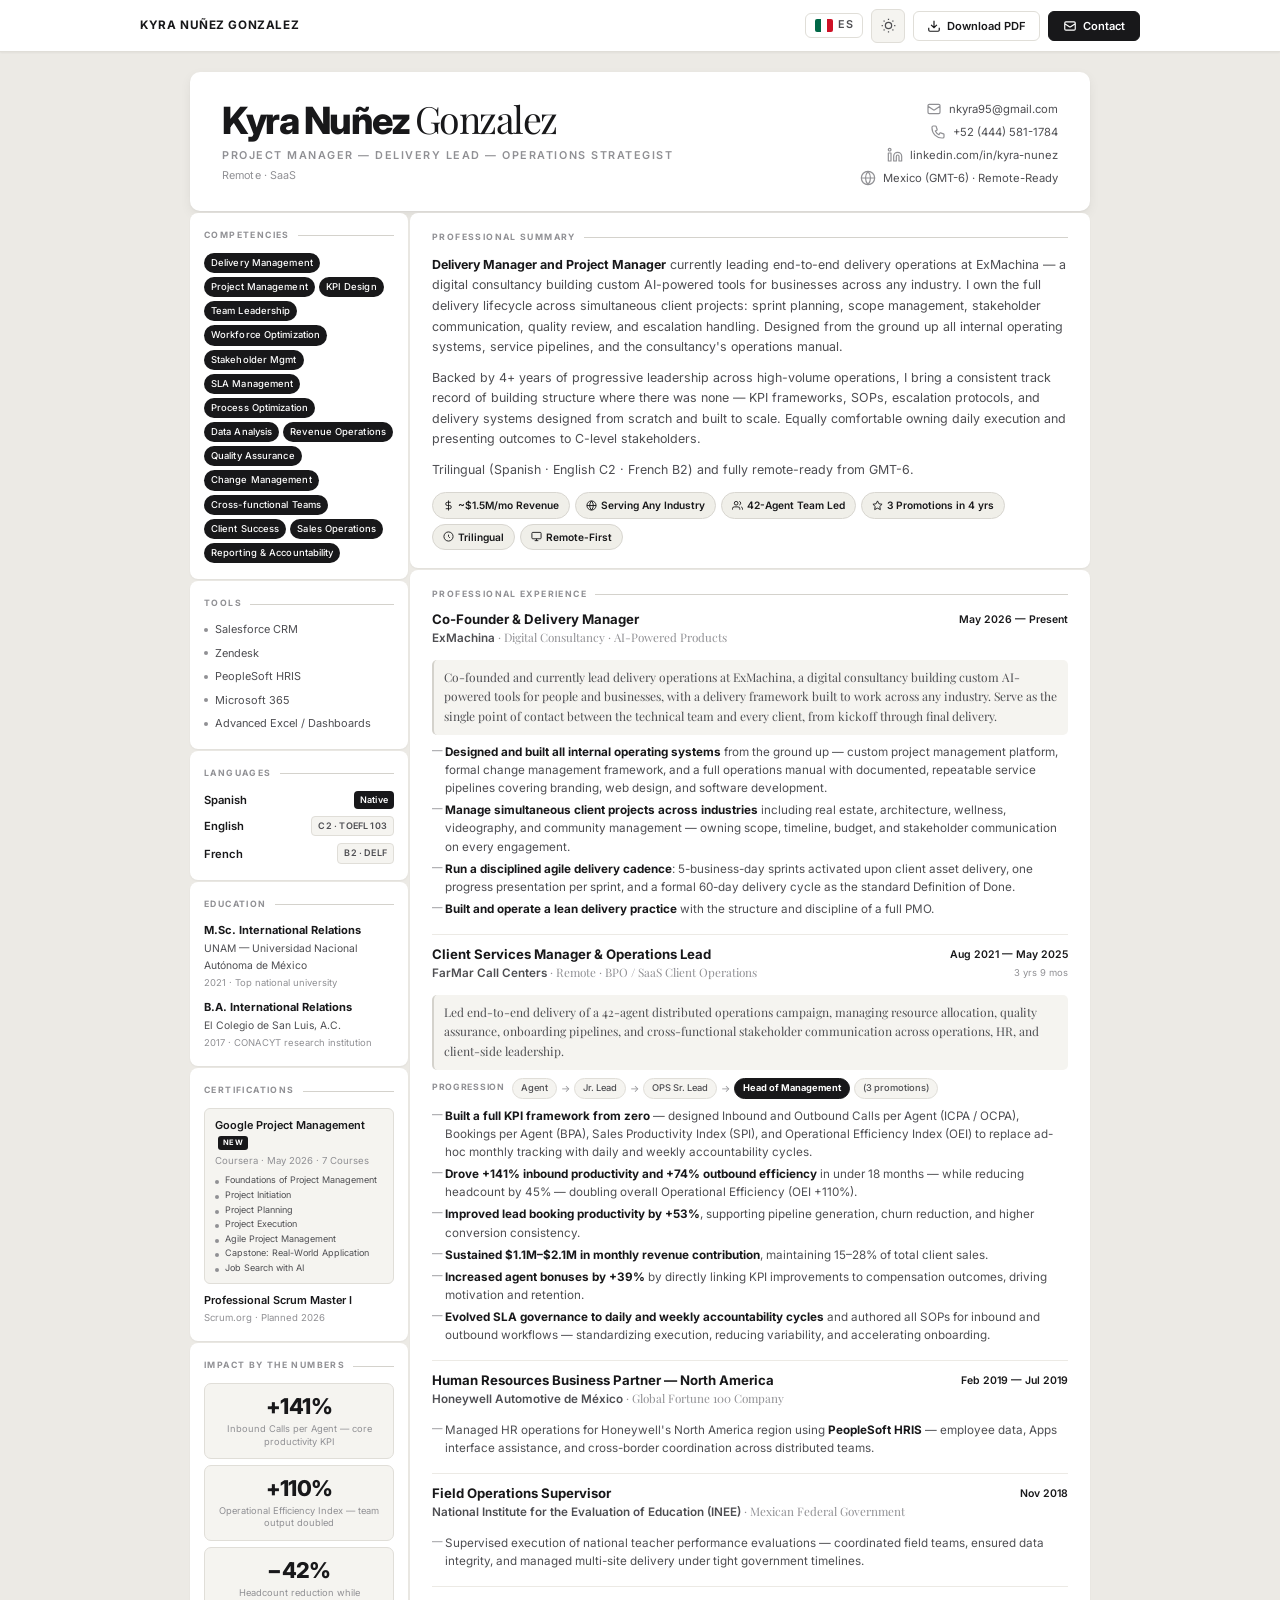
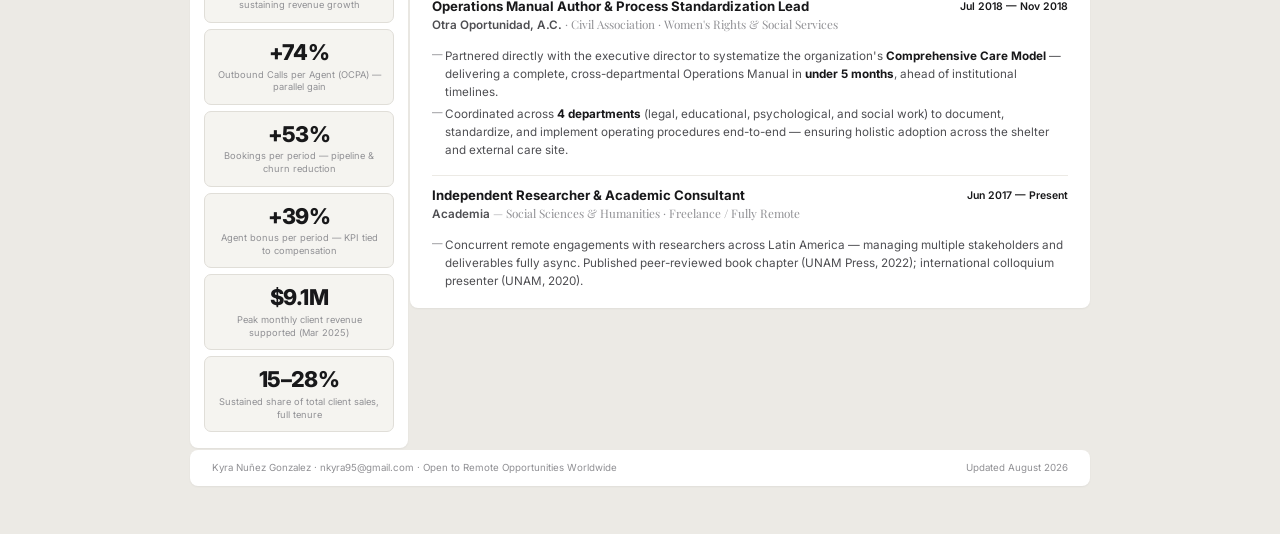
<file: cv/index.html>
<!DOCTYPE html>
<html lang="en" data-theme="light">
<head>
  <meta charset="UTF-8" />
  <meta name="viewport" content="width=device-width, initial-scale=1.0" />
  <title>Kyra Nuñez Gonzalez — Project Manager | Delivery Manager</title>
  <link rel="preconnect" href="https://fonts.googleapis.com" />
  <link rel="preconnect" href="https://fonts.gstatic.com" crossorigin />
  <link href="https://fonts.googleapis.com/css2?family=Inter:wght@300;400;500;600;700;800&family=Playfair+Display:wght@400;700&display=swap" rel="stylesheet" />
  <link rel="stylesheet" href="style.css" />
</head>
<body>

  <!-- TOOLBAR -->
  <div class="toolbar no-print">
    <div class="toolbar-inner">
      <span class="toolbar-brand">Kyra Nuñez Gonzalez</span>
      <div class="toolbar-actions">
        <a class="lang-switch no-print" href="index-es.html" title="Ver en español">
          <svg width="18" height="13" viewBox="0 0 18 13" style="border-radius:2px;display:block"><rect width="6" height="13" fill="#006847"/><rect x="6" width="6" height="13" fill="#FFFFFF"/><rect x="12" width="6" height="13" fill="#CE1126"/></svg>
          <span>ES</span>
        </a>
        <button class="btn-icon" id="themeToggle" title="Toggle dark mode" aria-label="Toggle dark mode">
          <svg id="iconSun" width="15" height="15" fill="none" viewBox="0 0 24 24" stroke="currentColor" stroke-width="2"><circle cx="12" cy="12" r="5"/><path d="M12 1v2M12 21v2M4.22 4.22l1.42 1.42M18.36 18.36l1.42 1.42M1 12h2M21 12h2M4.22 19.78l1.42-1.42M18.36 5.64l1.42-1.42"/></svg>
          <svg id="iconMoon" width="15" height="15" fill="none" viewBox="0 0 24 24" stroke="currentColor" stroke-width="2" style="display:none"><path d="M21 12.79A9 9 0 1111.21 3 7 7 0 0021 12.79z"/></svg>
        </button>
        <button class="btn-outline no-print" onclick="window.print()">
          <svg width="14" height="14" fill="none" viewBox="0 0 24 24" stroke="currentColor" stroke-width="2"><path d="M21 15v4a2 2 0 01-2 2H5a2 2 0 01-2-2v-4M7 10l5 5 5-5M12 15V3"/></svg>
          Download PDF
        </button>
        <button class="btn-primary no-print" onclick="copyEmail()">
          <svg width="14" height="14" fill="none" viewBox="0 0 24 24" stroke="currentColor" stroke-width="2"><path d="M3 8l7.89 5.26a2 2 0 002.22 0L21 8M5 19h14a2 2 0 002-2V7a2 2 0 00-2-2H5a2 2 0 00-2 2v10a2 2 0 002 2z"/></svg>
          Contact
        </button>
      </div>
    </div>
  </div>

  <div class="cv-page-wrapper">
    <div class="cv-page">

      <!-- ══ HEADER ══ -->
      <header class="cv-header">
        <div class="header-left">
          <h1 class="name">Kyra Nuñez <span class="name-serif">Gonzalez</span></h1>
          <p class="title">Project Manager — Delivery Lead — Operations Strategist</p>
          <p class="subtitle">Remote · SaaS</p>
        </div>
        <div class="header-right">
          <div class="contact-grid">
            <a href="mailto:nkyra95@gmail.com" class="contact-item">
              <svg class="ci-icon" fill="none" viewBox="0 0 24 24" stroke="currentColor" stroke-width="1.8"><path stroke-linecap="round" stroke-linejoin="round" d="M3 8l7.89 5.26a2 2 0 002.22 0L21 8M5 19h14a2 2 0 002-2V7a2 2 0 00-2-2H5a2 2 0 00-2 2v10a2 2 0 002 2z"/></svg>
              nkyra95@gmail.com
            </a>
            <a href="tel:+524445811784" class="contact-item">
              <svg class="ci-icon" fill="none" viewBox="0 0 24 24" stroke="currentColor" stroke-width="1.8"><path stroke-linecap="round" stroke-linejoin="round" d="M3 5a2 2 0 012-2h3.28a1 1 0 01.948.684l1.498 4.493a1 1 0 01-.502 1.21l-2.257 1.13a11.042 11.042 0 005.516 5.516l1.13-2.257a1 1 0 011.21-.502l4.493 1.498a1 1 0 01.684.949V19a2 2 0 01-2 2h-1C9.716 21 3 14.284 3 6V5z"/></svg>
              +52 (444) 581-1784
            </a>
            <a href="https://www.linkedin.com/in/kyra-n%C3%BA%C3%B1ez-gonz%C3%A1lez-5ab822146/" target="_blank" class="contact-item">
              <svg class="ci-icon" fill="none" viewBox="0 0 24 24" stroke="currentColor" stroke-width="1.8"><path stroke-linecap="round" stroke-linejoin="round" d="M16 8a6 6 0 016 6v7h-4v-7a2 2 0 00-2-2 2 2 0 00-2 2v7h-4v-7a6 6 0 016-6zM2 9h4v12H2z"/><circle cx="4" cy="4" r="2" stroke="currentColor" stroke-width="1.8"/></svg>
              linkedin.com/in/kyra-nunez
            </a>
            <div class="contact-item">
              <svg class="ci-icon" fill="none" viewBox="0 0 24 24" stroke="currentColor" stroke-width="1.8"><circle cx="12" cy="12" r="10"/><path d="M2 12h20M12 2a15.3 15.3 0 010 20M12 2a15.3 15.3 0 000 20"/></svg>
              Mexico (GMT-6) · Remote-Ready
            </div>
          </div>
        </div>
      </header>

      <!-- ══ BODY ══ -->
      <div class="cv-body">

        <!-- ─── SIDEBAR ─── -->
        <aside class="cv-sidebar">

          <div class="sidebar-card">
            <h2 class="section-heading">Competencies</h2>
            <div class="tag-grid">
              <span class="tag">Delivery Management</span>
              <span class="tag">Project Management</span>
              <span class="tag">KPI Design</span>
              <span class="tag">Team Leadership</span>
              <span class="tag">Workforce Optimization</span>
              <span class="tag">Stakeholder Mgmt</span>
              <span class="tag">SLA Management</span>
              <span class="tag">Process Optimization</span>
              <span class="tag">Data Analysis</span>
              <span class="tag">Revenue Operations</span>
              <span class="tag">Quality Assurance</span>
              <span class="tag">Change Management</span>
              <span class="tag">Cross-functional Teams</span>
              <span class="tag">Client Success</span>
              <span class="tag">Sales Operations</span>
              <span class="tag">Reporting &amp; Accountability</span>
            </div>
          </div>

          <div class="sidebar-card">
            <h2 class="section-heading">Tools</h2>
            <ul class="tool-list">
              <li class="tool-row"><span class="tool-dot"></span>Salesforce CRM</li>
              <li class="tool-row"><span class="tool-dot"></span>Zendesk</li>
              <li class="tool-row"><span class="tool-dot"></span>PeopleSoft HRIS</li>
              <li class="tool-row"><span class="tool-dot"></span>Microsoft 365</li>
              <li class="tool-row"><span class="tool-dot"></span>Advanced Excel / Dashboards</li>
            </ul>
          </div>

          <div class="sidebar-card">
            <h2 class="section-heading">Languages</h2>
            <ul class="lang-list">
              <li class="lang-row">
                <span class="lang-name">Spanish</span>
                <span class="lang-badge badge-native">Native</span>
              </li>
              <li class="lang-row">
                <span class="lang-name">English</span>
                <span class="lang-badge badge-c2">C2 · TOEFL 103</span>
              </li>
              <li class="lang-row">
                <span class="lang-name">French</span>
                <span class="lang-badge badge-b2">B2 · DELF</span>
              </li>
            </ul>
          </div>

          <div class="sidebar-card">
            <h2 class="section-heading">Education</h2>
            <ul class="edu-list">
              <li>
                <p class="edu-degree">M.Sc. International Relations</p>
                <p class="edu-school">UNAM — Universidad Nacional Autónoma de México</p>
                <p class="edu-year">2021 · Top national university</p>
              </li>
              <li>
                <p class="edu-degree">B.A. International Relations</p>
                <p class="edu-school">El Colegio de San Luis, A.C.</p>
                <p class="edu-year">2017 · CONACYT research institution</p>
              </li>
            </ul>
          </div>

          <div class="sidebar-card">
            <h2 class="section-heading">Certifications</h2>
            <ul class="cert-list">
              <li class="cert-highlight">
                <p class="cert-name">Google Project Management <span class="cert-badge">New</span></p>
                <p class="cert-sub">Coursera · May 2026 · 7 Courses</p>
                <ul class="cert-modules">
                  <li>Foundations of Project Management</li>
                  <li>Project Initiation</li>
                  <li>Project Planning</li>
                  <li>Project Execution</li>
                  <li>Agile Project Management</li>
                  <li>Capstone: Real-World Application</li>
                  <li>Job Search with AI</li>
                </ul>
              </li>
              <li>
                <p class="cert-name">Professional Scrum Master I</p>
                <p class="cert-sub">Scrum.org · Planned 2026</p>
              </li>
            </ul>
          </div>

          <!-- ACHIEVEMENTS -->
          <div class="sidebar-card">
            <h2 class="section-heading">Impact by the Numbers</h2>
            <div class="achievements-grid">
              <div class="achievement-card">
                <div class="achievement-metric">+141%</div>
                <div class="achievement-label">Inbound Calls per Agent — core productivity KPI</div>
              </div>
              <div class="achievement-card">
                <div class="achievement-metric">+110%</div>
                <div class="achievement-label">Operational Efficiency Index — team output doubled</div>
              </div>
              <div class="achievement-card">
                <div class="achievement-metric">−42%</div>
                <div class="achievement-label">Headcount reduction while sustaining revenue growth</div>
              </div>
              <div class="achievement-card">
                <div class="achievement-metric">+74%</div>
                <div class="achievement-label">Outbound Calls per Agent (OCPA) — parallel gain</div>
              </div>
              <div class="achievement-card">
                <div class="achievement-metric">+53%</div>
                <div class="achievement-label">Bookings per period — pipeline &amp; churn reduction</div>
              </div>
              <div class="achievement-card">
                <div class="achievement-metric">+39%</div>
                <div class="achievement-label">Agent bonus per period — KPI tied to compensation</div>
              </div>
              <div class="achievement-card">
                <div class="achievement-metric">$9.1M</div>
                <div class="achievement-label">Peak monthly client revenue supported (Mar 2025)</div>
              </div>
              <div class="achievement-card">
                <div class="achievement-metric">15–28%</div>
                <div class="achievement-label">Sustained share of total client sales, full tenure</div>
              </div>
            </div>
          </div>

        </aside>

        <!-- ─── MAIN ─── -->
        <main class="cv-main">

          <!-- SUMMARY -->
          <div class="main-card">
            <h2 class="section-heading">Professional Summary</h2>
            <p class="summary-text">
              <strong>Delivery Manager and Project Manager</strong> currently leading end-to-end delivery operations at ExMachina — a digital consultancy building custom AI-powered tools for businesses across any industry. I own the full delivery lifecycle across simultaneous client projects: sprint planning, scope management, stakeholder communication, quality review, and escalation handling. Designed from the ground up all internal operating systems, service pipelines, and the consultancy's operations manual.
            </p>
            <p class="summary-text">
              Backed by 4+ years of progressive leadership across high-volume operations, I bring a consistent track record of building structure where there was none — KPI frameworks, SOPs, escalation protocols, and delivery systems designed from scratch and built to scale. Equally comfortable owning daily execution and presenting outcomes to C-level stakeholders.
            </p>
            <p class="summary-text">
              Trilingual (Spanish · English C2 · French B2) and fully remote-ready from GMT-6.
            </p>
            <div class="chips">
              <span class="chip"><svg class="chip-icon" fill="none" viewBox="0 0 24 24" stroke="currentColor" stroke-width="2"><line x1="12" y1="1" x2="12" y2="23"/><path d="M17 5H9.5a3.5 3.5 0 0 0 0 7h5a3.5 3.5 0 0 1 0 7H6"/></svg>~$1.5M/mo Revenue</span>
              <span class="chip"><svg class="chip-icon" fill="none" viewBox="0 0 24 24" stroke="currentColor" stroke-width="2"><circle cx="12" cy="12" r="10"/><line x1="2" y1="12" x2="22" y2="12"/><path d="M12 2a15.3 15.3 0 0 1 4 10 15.3 15.3 0 0 1-4 10 15.3 15.3 0 0 1-4-10 15.3 15.3 0 0 1 4-10z"/></svg>Serving Any Industry</span>
              <span class="chip"><svg class="chip-icon" fill="none" viewBox="0 0 24 24" stroke="currentColor" stroke-width="2"><path d="M17 21v-2a4 4 0 0 0-4-4H5a4 4 0 0 0-4 4v2"/><circle cx="9" cy="7" r="4"/><path d="M23 21v-2a4 4 0 0 0-3-3.87"/><path d="M16 3.13a4 4 0 0 1 0 7.75"/></svg>42-Agent Team Led</span>
              <span class="chip"><svg class="chip-icon" fill="none" viewBox="0 0 24 24" stroke="currentColor" stroke-width="2"><path d="M12 2l3.09 6.26L22 9.27l-5 4.87 1.18 6.88L12 17.77l-6.18 3.25L7 14.14 2 9.27l6.91-1.01L12 2z"/></svg>3 Promotions in 4 yrs</span>
              <span class="chip"><svg class="chip-icon" fill="none" viewBox="0 0 24 24" stroke="currentColor" stroke-width="2"><path d="M12 2a10 10 0 1 0 0 20A10 10 0 0 0 12 2z"/><path d="M12 8v4l3 3"/></svg>Trilingual</span>
              <span class="chip"><svg class="chip-icon" fill="none" viewBox="0 0 24 24" stroke="currentColor" stroke-width="2"><rect x="2" y="3" width="20" height="14" rx="2"/><path d="M8 21h8M12 17v4"/></svg>Remote-First</span>
            </div>
          </div>

          <!-- EXPERIENCE -->
          <div class="main-card">
            <h2 class="section-heading">Professional Experience</h2>

            <!-- ExMachina -->
            <div class="job">
              <div class="job-header">
                <div>
                  <h3 class="job-title">Co-Founder &amp; Delivery Manager</h3>
                  <p class="job-company"><strong>ExMachina</strong> · Digital Consultancy · AI-Powered Products</p>
                </div>
                <div class="job-meta">
                  <span class="job-dates">May 2026 — Present</span>
                </div>
              </div>
              <p class="job-overview">Co-founded and currently lead delivery operations at ExMachina, a digital consultancy building custom AI-powered tools for people and businesses, with a delivery framework built to work across any industry. Serve as the single point of contact between the technical team and every client, from kickoff through final delivery.</p>
              <ul class="job-bullets">
                <li><strong>Designed and built all internal operating systems</strong> from the ground up — custom project management platform, formal change management framework, and a full operations manual with documented, repeatable service pipelines covering branding, web design, and software development.</li>
                <li><strong>Manage simultaneous client projects across industries</strong> including real estate, architecture, wellness, videography, and community management — owning scope, timeline, budget, and stakeholder communication on every engagement.</li>
                <li><strong>Run a disciplined agile delivery cadence</strong>: 5-business-day sprints activated upon client asset delivery, one progress presentation per sprint, and a formal 60-day delivery cycle as the standard Definition of Done.</li>
                <li><strong>Built and operate a lean delivery practice</strong> with the structure and discipline of a full PMO.</li>
              </ul>
            </div>

            <div class="job-divider"></div>

            <!-- FarMar -->
            <div class="job">
              <div class="job-header">
                <div>
                  <h3 class="job-title">Client Services Manager &amp; Operations Lead</h3>
                  <p class="job-company"><strong>FarMar Call Centers</strong> · Remote · BPO / SaaS Client Operations</p>
                </div>
                <div class="job-meta">
                  <span class="job-dates">Aug 2021 — May 2025</span>
                  <span class="job-tenure">3 yrs 9 mos</span>
                </div>
              </div>
              <p class="job-overview">Led end-to-end delivery of a 42-agent distributed operations campaign, managing resource allocation, quality assurance, onboarding pipelines, and cross-functional stakeholder communication across operations, HR, and client-side leadership.</p>
              <div class="job-progression">
                <span class="prog-label">Progression</span>
                <span class="prog-step">Agent</span><span class="prog-arrow">→</span>
                <span class="prog-step">Jr. Lead</span><span class="prog-arrow">→</span>
                <span class="prog-step">OPS Sr. Lead</span><span class="prog-arrow">→</span>
                <span class="prog-step final">Head of Management</span>
                <span class="prog-step">(3 promotions)</span>
              </div>
              <ul class="job-bullets">
                <li><strong>Built a full KPI framework from zero</strong> — designed Inbound and Outbound Calls per Agent (ICPA / OCPA), Bookings per Agent (BPA), Sales Productivity Index (SPI), and Operational Efficiency Index (OEI) to replace ad-hoc monthly tracking with daily and weekly accountability cycles.</li>
                <li><strong>Drove +141% inbound productivity and +74% outbound efficiency</strong> in under 18 months — while reducing headcount by 45% — doubling overall Operational Efficiency (OEI +110%).</li>
                <li><strong>Improved lead booking productivity by +53%</strong>, supporting pipeline generation, churn reduction, and higher conversion consistency.</li>
                <li><strong>Sustained $1.1M–$2.1M in monthly revenue contribution</strong>, maintaining 15–28% of total client sales.</li>
                <li><strong>Increased agent bonuses by +39%</strong> by directly linking KPI improvements to compensation outcomes, driving motivation and retention.</li>
                <li><strong>Evolved SLA governance to daily and weekly accountability cycles</strong> and authored all SOPs for inbound and outbound workflows — standardizing execution, reducing variability, and accelerating onboarding.</li>
              </ul>
            </div>

            <div class="job-divider"></div>

            <!-- Honeywell -->
            <div class="job">
              <div class="job-header">
                <div>
                  <h3 class="job-title">Human Resources Business Partner — North America</h3>
                  <p class="job-company"><strong>Honeywell Automotive de México</strong> · Global Fortune 100 Company</p>
                </div>
                <div class="job-meta">
                  <span class="job-dates">Feb 2019 — Jul 2019</span>
                </div>
              </div>
              <ul class="job-bullets">
                <li>Managed HR operations for Honeywell's North America region using <strong>PeopleSoft HRIS</strong> — employee data, Apps interface assistance, and cross-border coordination across distributed teams.</li>
              </ul>
            </div>

            <div class="job-divider"></div>

            <!-- INEE -->
            <div class="job">
              <div class="job-header">
                <div>
                  <h3 class="job-title">Field Operations Supervisor</h3>
                  <p class="job-company"><strong>National Institute for the Evaluation of Education (INEE)</strong> · Mexican Federal Government</p>
                </div>
                <div class="job-meta">
                  <span class="job-dates">Nov 2018</span>
                </div>
              </div>
              <ul class="job-bullets">
                <li>Supervised execution of national teacher performance evaluations — coordinated field teams, ensured data integrity, and managed multi-site delivery under tight government timelines.</li>
              </ul>
            </div>

            <div class="job-divider"></div>

            <!-- Otra Oportunidad -->
            <div class="job">
              <div class="job-header">
                <div>
                  <h3 class="job-title">Operations Manual Author &amp; Process Standardization Lead</h3>
                  <p class="job-company"><strong>Otra Oportunidad, A.C.</strong> · Civil Association · Women's Rights &amp; Social Services</p>
                </div>
                <div class="job-meta">
                  <span class="job-dates">Jul 2018 — Nov 2018</span>
                </div>
              </div>
              <ul class="job-bullets">
                <li>Partnered directly with the executive director to systematize the organization's <strong>Comprehensive Care Model</strong> — delivering a complete, cross-departmental Operations Manual in <strong>under 5 months</strong>, ahead of institutional timelines.</li>
                <li>Coordinated across <strong>4 departments</strong> (legal, educational, psychological, and social work) to document, standardize, and implement operating procedures end-to-end — ensuring holistic adoption across the shelter and external care site.</li>
              </ul>
            </div>

            <div class="job-divider"></div>

            <!-- Academia -->
            <div class="job">
              <div class="job-header">
                <div>
                  <h3 class="job-title">Independent Researcher &amp; Academic Consultant</h3>
                  <p class="job-company"><strong>Academia</strong> — Social Sciences &amp; Humanities · Freelance / Fully Remote</p>
                </div>
                <div class="job-meta">
                  <span class="job-dates">Jun 2017 — Present</span>
                </div>
              </div>
              <ul class="job-bullets">
                <li>Concurrent remote engagements with researchers across Latin America — managing multiple stakeholders and deliverables fully async. Published peer-reviewed book chapter (UNAM Press, 2022); international colloquium presenter (UNAM, 2020).</li>
              </ul>
            </div>

          </div>


        </main>
      </div>

      <!-- FOOTER -->
      <footer class="cv-footer no-print">
        <span>Kyra Nuñez Gonzalez · nkyra95@gmail.com · Open to Remote Opportunities Worldwide</span>
        <span>Updated August 2026</span>
      </footer>

    </div>
  </div>

  <script src="app.js"></script>
</body>
</html>
</file>
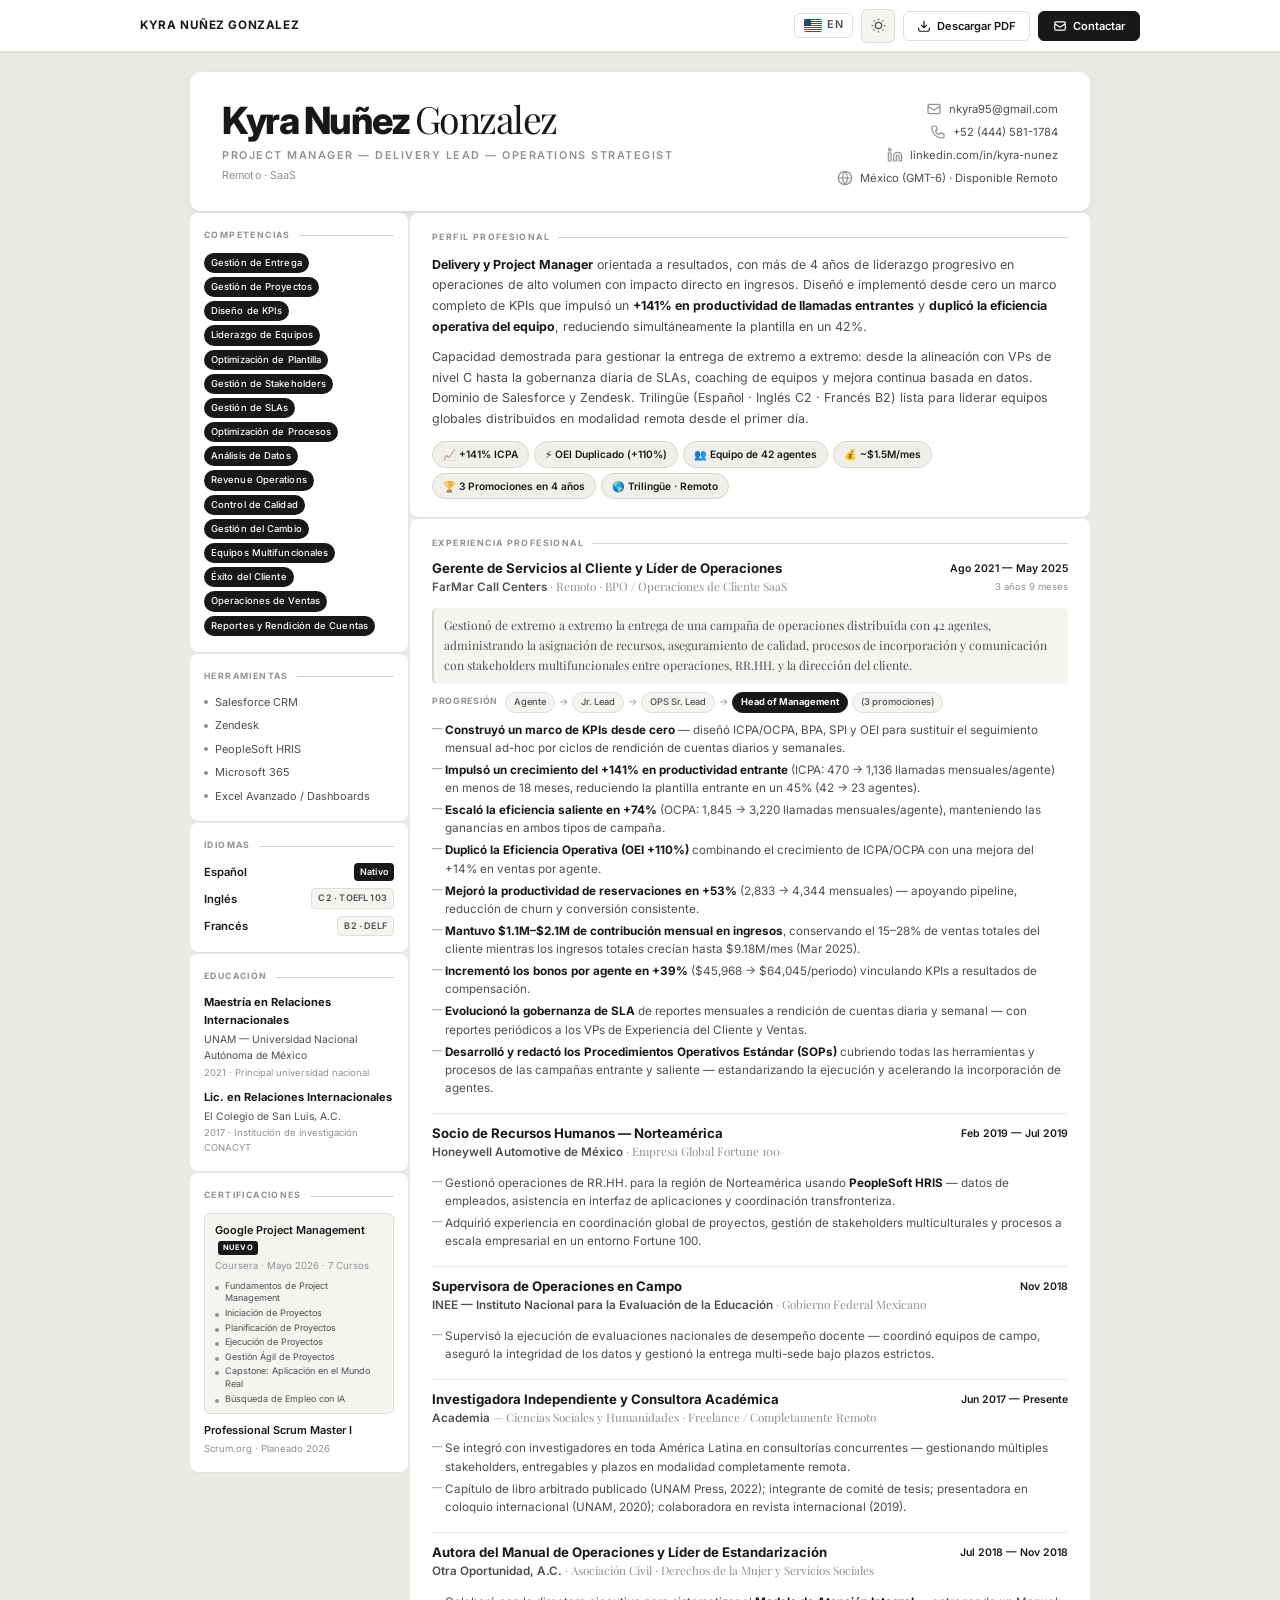
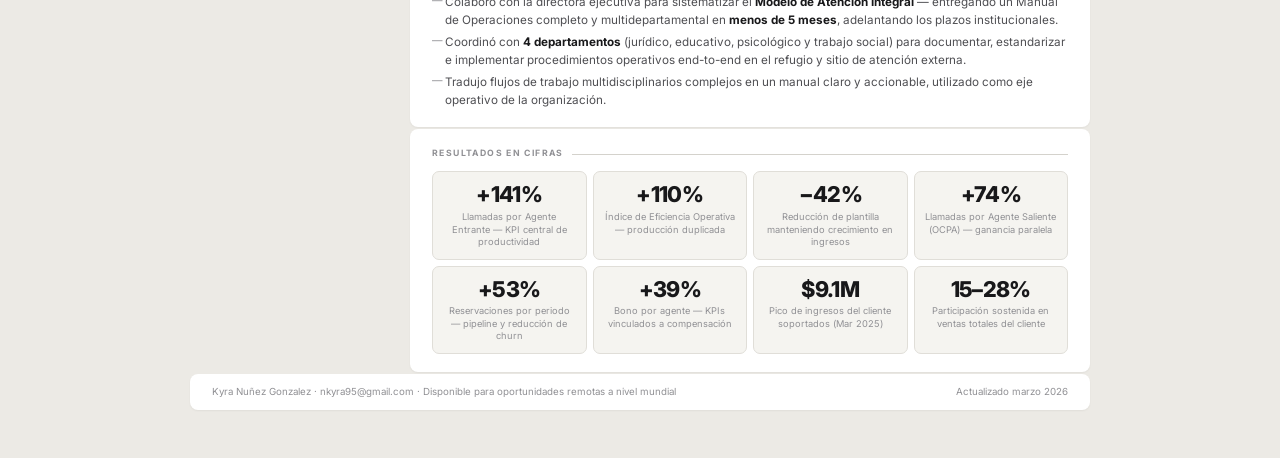
<file: cv/index-es.html>
<!DOCTYPE html>
<html lang="es" data-theme="light">
<head>
  <meta charset="UTF-8" />
  <meta name="viewport" content="width=device-width, initial-scale=1.0" />
  <title>Kyra Nuñez Gonzalez — Gerente de Proyectos | Delivery Manager</title>
  <link rel="preconnect" href="https://fonts.googleapis.com" />
  <link rel="preconnect" href="https://fonts.gstatic.com" crossorigin />
  <link href="https://fonts.googleapis.com/css2?family=Inter:wght@300;400;500;600;700;800&family=Playfair+Display:wght@400;700&display=swap" rel="stylesheet" />
  <link rel="stylesheet" href="style.css" />
</head>
<body>

  <div class="toolbar no-print">
    <div class="toolbar-inner">
      <span class="toolbar-brand">Kyra Nuñez Gonzalez</span>
      <div class="toolbar-actions">
        <a class="lang-switch no-print" href="index.html" title="View in English">
          <svg width="18" height="13" viewBox="0 0 18 13" style="border-radius:2px;display:block"><rect width="18" height="13" fill="#B22234"/><rect y="1" width="18" height="1" fill="#fff"/><rect y="3" width="18" height="1" fill="#fff"/><rect y="5" width="18" height="1" fill="#fff"/><rect y="7" width="18" height="1" fill="#fff"/><rect y="9" width="18" height="1" fill="#fff"/><rect y="11" width="18" height="1" fill="#fff"/><rect width="7" height="7" fill="#3C3B6E"/></svg>
          <span>EN</span>
        </a>
        <button class="btn-icon" id="themeToggle" title="Cambiar tema" aria-label="Cambiar tema">
          <svg id="iconSun" width="15" height="15" fill="none" viewBox="0 0 24 24" stroke="currentColor" stroke-width="2"><circle cx="12" cy="12" r="5"/><path d="M12 1v2M12 21v2M4.22 4.22l1.42 1.42M18.36 18.36l1.42 1.42M1 12h2M21 12h2M4.22 19.78l1.42-1.42M18.36 5.64l1.42-1.42"/></svg>
          <svg id="iconMoon" width="15" height="15" fill="none" viewBox="0 0 24 24" stroke="currentColor" stroke-width="2" style="display:none"><path d="M21 12.79A9 9 0 1111.21 3 7 7 0 0021 12.79z"/></svg>
        </button>
        <button class="btn-outline no-print" onclick="window.print()">
          <svg width="14" height="14" fill="none" viewBox="0 0 24 24" stroke="currentColor" stroke-width="2"><path d="M21 15v4a2 2 0 01-2 2H5a2 2 0 01-2-2v-4M7 10l5 5 5-5M12 15V3"/></svg>
          Descargar PDF
        </button>
        <button class="btn-primary no-print" onclick="copyEmail()">
          <svg width="14" height="14" fill="none" viewBox="0 0 24 24" stroke="currentColor" stroke-width="2"><path d="M3 8l7.89 5.26a2 2 0 002.22 0L21 8M5 19h14a2 2 0 002-2V7a2 2 0 00-2-2H5a2 2 0 00-2 2v10a2 2 0 002 2z"/></svg>
          Contactar
        </button>
      </div>
    </div>
  </div>

  <div class="cv-page-wrapper">
    <div class="cv-page">

      <header class="cv-header">
        <div class="header-left">
          <h1 class="name">Kyra Nuñez <span class="name-serif">Gonzalez</span></h1>
          <p class="title">Project Manager — Delivery Lead — Operations Strategist</p>
          <p class="subtitle">Remoto · SaaS</p>
        </div>
        <div class="header-right">
          <div class="contact-grid">
            <a href="mailto:nkyra95@gmail.com" class="contact-item">
              <svg class="ci-icon" fill="none" viewBox="0 0 24 24" stroke="currentColor" stroke-width="1.8"><path stroke-linecap="round" stroke-linejoin="round" d="M3 8l7.89 5.26a2 2 0 002.22 0L21 8M5 19h14a2 2 0 002-2V7a2 2 0 00-2-2H5a2 2 0 00-2 2v10a2 2 0 002 2z"/></svg>
              nkyra95@gmail.com
            </a>
            <a href="tel:+524445811784" class="contact-item">
              <svg class="ci-icon" fill="none" viewBox="0 0 24 24" stroke="currentColor" stroke-width="1.8"><path stroke-linecap="round" stroke-linejoin="round" d="M3 5a2 2 0 012-2h3.28a1 1 0 01.948.684l1.498 4.493a1 1 0 01-.502 1.21l-2.257 1.13a11.042 11.042 0 005.516 5.516l1.13-2.257a1 1 0 011.21-.502l4.493 1.498a1 1 0 01.684.949V19a2 2 0 01-2 2h-1C9.716 21 3 14.284 3 6V5z"/></svg>
              +52 (444) 581-1784
            </a>
            <a href="https://www.linkedin.com/in/kyra-n%C3%BA%C3%B1ez-gonz%C3%A1lez-5ab822146/" target="_blank" class="contact-item">
              <svg class="ci-icon" fill="none" viewBox="0 0 24 24" stroke="currentColor" stroke-width="1.8"><path stroke-linecap="round" stroke-linejoin="round" d="M16 8a6 6 0 016 6v7h-4v-7a2 2 0 00-2-2 2 2 0 00-2 2v7h-4v-7a6 6 0 016-6zM2 9h4v12H2z"/><circle cx="4" cy="4" r="2" stroke="currentColor" stroke-width="1.8"/></svg>
              linkedin.com/in/kyra-nunez
            </a>
            <div class="contact-item">
              <svg class="ci-icon" fill="none" viewBox="0 0 24 24" stroke="currentColor" stroke-width="1.8"><circle cx="12" cy="12" r="10"/><path d="M2 12h20M12 2a15.3 15.3 0 010 20M12 2a15.3 15.3 0 000 20"/></svg>
              México (GMT-6) · Disponible Remoto
            </div>
          </div>
        </div>
      </header>

      <div class="cv-body">

        <aside class="cv-sidebar">
          <div class="sidebar-card">
            <h2 class="section-heading">Competencias</h2>
            <div class="tag-grid">
              <span class="tag">Gestión de Entrega</span>
              <span class="tag">Gestión de Proyectos</span>
              <span class="tag">Diseño de KPIs</span>
              <span class="tag">Liderazgo de Equipos</span>
              <span class="tag">Optimización de Plantilla</span>
              <span class="tag">Gestión de Stakeholders</span>
              <span class="tag">Gestión de SLAs</span>
              <span class="tag">Optimización de Procesos</span>
              <span class="tag">Análisis de Datos</span>
              <span class="tag">Revenue Operations</span>
              <span class="tag">Control de Calidad</span>
              <span class="tag">Gestión del Cambio</span>
              <span class="tag">Equipos Multifuncionales</span>
              <span class="tag">Éxito del Cliente</span>
              <span class="tag">Operaciones de Ventas</span>
              <span class="tag">Reportes y Rendición de Cuentas</span>
            </div>
          </div>
          <div class="sidebar-card">
            <h2 class="section-heading">Herramientas</h2>
            <ul class="tool-list">
              <li class="tool-row"><span class="tool-dot"></span>Salesforce CRM</li>
              <li class="tool-row"><span class="tool-dot"></span>Zendesk</li>
              <li class="tool-row"><span class="tool-dot"></span>PeopleSoft HRIS</li>
              <li class="tool-row"><span class="tool-dot"></span>Microsoft 365</li>
              <li class="tool-row"><span class="tool-dot"></span>Excel Avanzado / Dashboards</li>
            </ul>
          </div>
          <div class="sidebar-card">
            <h2 class="section-heading">Idiomas</h2>
            <ul class="lang-list">
              <li class="lang-row"><span class="lang-name">Español</span><span class="lang-badge badge-native">Nativo</span></li>
              <li class="lang-row"><span class="lang-name">Inglés</span><span class="lang-badge badge-c2">C2 · TOEFL 103</span></li>
              <li class="lang-row"><span class="lang-name">Francés</span><span class="lang-badge badge-b2">B2 · DELF</span></li>
            </ul>
          </div>
          <div class="sidebar-card">
            <h2 class="section-heading">Educación</h2>
            <ul class="edu-list">
              <li>
                <p class="edu-degree">Maestría en Relaciones Internacionales</p>
                <p class="edu-school">UNAM — Universidad Nacional Autónoma de México</p>
                <p class="edu-year">2021 · Principal universidad nacional</p>
              </li>
              <li>
                <p class="edu-degree">Lic. en Relaciones Internacionales</p>
                <p class="edu-school">El Colegio de San Luis, A.C.</p>
                <p class="edu-year">2017 · Institución de investigación CONACYT</p>
              </li>
            </ul>
          </div>
          <div class="sidebar-card">
            <h2 class="section-heading">Certificaciones</h2>
            <ul class="cert-list">
              <li class="cert-highlight">
                <p class="cert-name">Google Project Management <span class="cert-badge">Nuevo</span></p>
                <p class="cert-sub">Coursera · Mayo 2026 · 7 Cursos</p>
                <ul class="cert-modules">
                  <li>Fundamentos de Project Management</li>
                  <li>Iniciación de Proyectos</li>
                  <li>Planificación de Proyectos</li>
                  <li>Ejecución de Proyectos</li>
                  <li>Gestión Ágil de Proyectos</li>
                  <li>Capstone: Aplicación en el Mundo Real</li>
                  <li>Búsqueda de Empleo con IA</li>
                </ul>
              </li>
              <li><p class="cert-name">Professional Scrum Master I</p><p class="cert-sub">Scrum.org · Planeado 2026</p></li>
            </ul>
          </div>
        </aside>

        <main class="cv-main">
          <div class="main-card">
            <h2 class="section-heading">Perfil Profesional</h2>
            <p class="summary-text"><strong>Delivery y Project Manager</strong> orientada a resultados, con más de 4 años de liderazgo progresivo en operaciones de alto volumen con impacto directo en ingresos. Diseñó e implementó desde cero un marco completo de KPIs que impulsó un <strong>+141% en productividad de llamadas entrantes</strong> y <strong>duplicó la eficiencia operativa del equipo</strong>, reduciendo simultáneamente la plantilla en un 42%.</p>
            <p class="summary-text">Capacidad demostrada para gestionar la entrega de extremo a extremo: desde la alineación con VPs de nivel C hasta la gobernanza diaria de SLAs, coaching de equipos y mejora continua basada en datos. Dominio de Salesforce y Zendesk. Trilingüe (Español · Inglés C2 · Francés B2) lista para liderar equipos globales distribuidos en modalidad remota desde el primer día.</p>
            <div class="chips">
              <span class="chip">📈 +141% ICPA</span>
              <span class="chip">⚡ OEI Duplicado (+110%)</span>
              <span class="chip">👥 Equipo de 42 agentes</span>
              <span class="chip">💰 ~$1.5M/mes</span>
              <span class="chip">🏆 3 Promociones en 4 años</span>
              <span class="chip">🌎 Trilingüe · Remoto</span>
            </div>
          </div>

          <div class="main-card">
            <h2 class="section-heading">Experiencia Profesional</h2>

            <div class="job">
              <div class="job-header">
                <div>
                  <h3 class="job-title">Gerente de Servicios al Cliente y Líder de Operaciones</h3>
                  <p class="job-company"><strong>FarMar Call Centers</strong> · Remoto · BPO / Operaciones de Cliente SaaS</p>
                </div>
                <div class="job-meta">
                  <span class="job-dates">Ago 2021 — May 2025</span>
                  <span class="job-tenure">3 años 9 meses</span>
                </div>
              </div>
              <p class="job-overview">Gestionó de extremo a extremo la entrega de una campaña de operaciones distribuida con 42 agentes, administrando la asignación de recursos, aseguramiento de calidad, procesos de incorporación y comunicación con stakeholders multifuncionales entre operaciones, RR.HH. y la dirección del cliente.</p>
              <div class="job-progression">
                <span class="prog-label">Progresión</span>
                <span class="prog-step">Agente</span><span class="prog-arrow">→</span>
                <span class="prog-step">Jr. Lead</span><span class="prog-arrow">→</span>
                <span class="prog-step">OPS Sr. Lead</span><span class="prog-arrow">→</span>
                <span class="prog-step final">Head of Management</span>
                <span class="prog-step">(3 promociones)</span>
              </div>
              <ul class="job-bullets">
                <li><strong>Construyó un marco de KPIs desde cero</strong> — diseñó ICPA/OCPA, BPA, SPI y OEI para sustituir el seguimiento mensual ad-hoc por ciclos de rendición de cuentas diarios y semanales.</li>
                <li><strong>Impulsó un crecimiento del +141% en productividad entrante</strong> (ICPA: 470 → 1,136 llamadas mensuales/agente) en menos de 18 meses, reduciendo la plantilla entrante en un 45% (42 → 23 agentes).</li>
                <li><strong>Escaló la eficiencia saliente en +74%</strong> (OCPA: 1,845 → 3,220 llamadas mensuales/agente), manteniendo las ganancias en ambos tipos de campaña.</li>
                <li><strong>Duplicó la Eficiencia Operativa (OEI +110%)</strong> combinando el crecimiento de ICPA/OCPA con una mejora del +14% en ventas por agente.</li>
                <li><strong>Mejoró la productividad de reservaciones en +53%</strong> (2,833 → 4,344 mensuales) — apoyando pipeline, reducción de churn y conversión consistente.</li>
                <li><strong>Mantuvo $1.1M–$2.1M de contribución mensual en ingresos</strong>, conservando el 15–28% de ventas totales del cliente mientras los ingresos totales crecían hasta $9.18M/mes (Mar 2025).</li>
                <li><strong>Incrementó los bonos por agente en +39%</strong> ($45,968 → $64,045/periodo) vinculando KPIs a resultados de compensación.</li>
                <li><strong>Evolucionó la gobernanza de SLA</strong> de reportes mensuales a rendición de cuentas diaria y semanal — con reportes periódicos a los VPs de Experiencia del Cliente y Ventas.</li>
                <li><strong>Desarrolló y redactó los Procedimientos Operativos Estándar (SOPs)</strong> cubriendo todas las herramientas y procesos de las campañas entrante y saliente — estandarizando la ejecución y acelerando la incorporación de agentes.</li>
              </ul>
            </div>

            <div class="job-divider"></div>

            <div class="job">
              <div class="job-header">
                <div>
                  <h3 class="job-title">Socio de Recursos Humanos — Norteamérica</h3>
                  <p class="job-company"><strong>Honeywell Automotive de México</strong> · Empresa Global Fortune 100</p>
                </div>
                <div class="job-meta"><span class="job-dates">Feb 2019 — Jul 2019</span></div>
              </div>
              <ul class="job-bullets">
                <li>Gestionó operaciones de RR.HH. para la región de Norteamérica usando <strong>PeopleSoft HRIS</strong> — datos de empleados, asistencia en interfaz de aplicaciones y coordinación transfronteriza.</li>
                <li>Adquirió experiencia en coordinación global de proyectos, gestión de stakeholders multiculturales y procesos a escala empresarial en un entorno Fortune 100.</li>
              </ul>
            </div>

            <div class="job-divider"></div>

            <div class="job">
              <div class="job-header">
                <div>
                  <h3 class="job-title">Supervisora de Operaciones en Campo</h3>
                  <p class="job-company"><strong>INEE — Instituto Nacional para la Evaluación de la Educación</strong> · Gobierno Federal Mexicano</p>
                </div>
                <div class="job-meta"><span class="job-dates">Nov 2018</span></div>
              </div>
              <ul class="job-bullets">
                <li>Supervisó la ejecución de evaluaciones nacionales de desempeño docente — coordinó equipos de campo, aseguró la integridad de los datos y gestionó la entrega multi-sede bajo plazos estrictos.</li>
              </ul>
            </div>

            <div class="job-divider"></div>

            <div class="job">
              <div class="job-header">
                <div>
                  <h3 class="job-title">Investigadora Independiente y Consultora Académica</h3>
                  <p class="job-company"><strong>Academia</strong> — Ciencias Sociales y Humanidades · Freelance / Completamente Remoto</p>
                </div>
                <div class="job-meta"><span class="job-dates">Jun 2017 — Presente</span></div>
              </div>
              <ul class="job-bullets">
                <li>Se integró con investigadores en toda América Latina en consultorías concurrentes — gestionando múltiples stakeholders, entregables y plazos en modalidad completamente remota.</li>
                <li>Capítulo de libro arbitrado publicado (UNAM Press, 2022); integrante de comité de tesis; presentadora en coloquio internacional (UNAM, 2020); colaboradora en revista internacional (2019).</li>
              </ul>
            </div>

            <div class="job-divider"></div>

            <div class="job">
              <div class="job-header">
                <div>
                  <h3 class="job-title">Autora del Manual de Operaciones y Líder de Estandarización</h3>
                  <p class="job-company"><strong>Otra Oportunidad, A.C.</strong> · Asociación Civil · Derechos de la Mujer y Servicios Sociales</p>
                </div>
                <div class="job-meta"><span class="job-dates">Jul 2018 — Nov 2018</span></div>
              </div>
              <ul class="job-bullets">
                <li>Colaboró con la directora ejecutiva para sistematizar el <strong>Modelo de Atención Integral</strong> — entregando un Manual de Operaciones completo y multidepartamental en <strong>menos de 5 meses</strong>, adelantando los plazos institucionales.</li>
                <li>Coordinó con <strong>4 departamentos</strong> (jurídico, educativo, psicológico y trabajo social) para documentar, estandarizar e implementar procedimientos operativos end-to-end en el refugio y sitio de atención externa.</li>
                <li>Tradujo flujos de trabajo multidisciplinarios complejos en un manual claro y accionable, utilizado como eje operativo de la organización.</li>
              </ul>
            </div>
          </div>

          <div class="main-card">
            <h2 class="section-heading">Resultados en Cifras</h2>
            <div class="achievements-grid">
              <div class="achievement-card"><div class="achievement-metric">+141%</div><div class="achievement-label">Llamadas por Agente Entrante — KPI central de productividad</div></div>
              <div class="achievement-card"><div class="achievement-metric">+110%</div><div class="achievement-label">Índice de Eficiencia Operativa — producción duplicada</div></div>
              <div class="achievement-card"><div class="achievement-metric">−42%</div><div class="achievement-label">Reducción de plantilla manteniendo crecimiento en ingresos</div></div>
              <div class="achievement-card"><div class="achievement-metric">+74%</div><div class="achievement-label">Llamadas por Agente Saliente (OCPA) — ganancia paralela</div></div>
              <div class="achievement-card"><div class="achievement-metric">+53%</div><div class="achievement-label">Reservaciones por periodo — pipeline y reducción de churn</div></div>
              <div class="achievement-card"><div class="achievement-metric">+39%</div><div class="achievement-label">Bono por agente — KPIs vinculados a compensación</div></div>
              <div class="achievement-card"><div class="achievement-metric">$9.1M</div><div class="achievement-label">Pico de ingresos del cliente soportados (Mar 2025)</div></div>
              <div class="achievement-card"><div class="achievement-metric">15–28%</div><div class="achievement-label">Participación sostenida en ventas totales del cliente</div></div>
            </div>
          </div>
        </main>
      </div>

      <footer class="cv-footer no-print">
        <span>Kyra Nuñez Gonzalez · nkyra95@gmail.com · Disponible para oportunidades remotas a nivel mundial</span>
        <span>Actualizado marzo 2026</span>
      </footer>
    </div>
  </div>

  <script src="app.js"></script>
</body>
</html>
</file>
<file: cv/style.css>
/* ═══════════════════════════════════════════════════════════
   KYRA NUÑEZ GONZALEZ — CV 2026
   Design: Editorial × Tech Industry
   B&W typographic contrast · Cards on warm gray · Dark mode
   ═══════════════════════════════════════════════════════════ */

/* ── GOOGLE FONTS ── */
@import url('https://fonts.googleapis.com/css2?family=Inter:wght@300;400;500;600;700;800&family=Playfair+Display:wght@400;700&display=swap');

/* ── LIGHT MODE TOKENS ── */
:root {
  --bg:           #ECEAE5;
  --surface:      #FFFFFF;
  --surface-2:    #F5F4F0;
  --text-1:       #18181A;
  --text-2:       #4E4E52;
  --text-3:       #909094;
  --border:       #E0DED8;
  --border-light: #ECEAE5;
  --tag-bg:       #18181A;
  --tag-text:     #FFFFFF;
  --chip-bg:      #F0EFE9;
  --chip-border:  #D8D6D0;
  --rule:         #D4D2CC;
  --progression-bg: #F7F6F2;
  --card-shadow:  0 1px 2px rgba(0,0,0,.04), 0 4px 12px rgba(0,0,0,.06);
  --card-shadow-sm: 0 1px 2px rgba(0,0,0,.05);
  --promo-line:   #18181A;
  --font-body:    'Inter', system-ui, -apple-system, sans-serif;
  --font-serif:   'Playfair Display', Georgia, 'Times New Roman', serif;
}

/* ── DARK MODE TOKENS ── */
[data-theme="dark"] {
  --bg:           #141412;
  --surface:      #1E1E1C;
  --surface-2:    #252523;
  --text-1:       #F0EFEB;
  --text-2:       #A8A8A3;
  --text-3:       #686864;
  --border:       #2C2C2A;
  --border-light: #242422;
  --tag-bg:       #F0EFEB;
  --tag-text:     #18181A;
  --chip-bg:      #252523;
  --chip-border:  #383836;
  --rule:         #303030;
  --progression-bg: #232321;
  --card-shadow:  0 1px 2px rgba(0,0,0,.3), 0 4px 12px rgba(0,0,0,.25);
  --card-shadow-sm: 0 1px 2px rgba(0,0,0,.3);
  --promo-line:   #F0EFEB;
}

/* ── RESET ── */
*, *::before, *::after { box-sizing: border-box; margin: 0; padding: 0; }
html { font-size: 15px; scroll-behavior: smooth; }
body {
  font-family: var(--font-body);
  background: var(--bg);
  color: var(--text-1);
  line-height: 1.6;
  -webkit-font-smoothing: antialiased;
  -moz-osx-font-smoothing: grayscale;
  transition: background .25s, color .25s;
}
a { color: inherit; text-decoration: none; }
ul { list-style: none; }

/* ══════════════════════════════════════
   TOOLBAR
══════════════════════════════════════ */
.toolbar {
  position: fixed; top: 0; left: 0; right: 0;
  height: 52px;
  background: var(--surface);
  border-bottom: 1px solid var(--border);
  display: flex; align-items: center;
  z-index: 100;
  box-shadow: var(--card-shadow-sm);
  transition: background .25s, border-color .25s;
}
.toolbar-inner {
  width: 100%; max-width: 1040px;
  margin: 0 auto; padding: 0 20px;
  display: flex; align-items: center; justify-content: space-between;
}
.toolbar-brand {
  font-size: .78rem; font-weight: 700;
  letter-spacing: .05em; text-transform: uppercase;
  color: var(--text-1);
}
.toolbar-actions { display: flex; gap: 8px; align-items: center; }

.lang-switch {
  display: flex; align-items: center; gap: 5px;
  padding: 5px 9px;
  border: 1.5px solid var(--border);
  border-radius: 6px;
  background: transparent;
  color: var(--text-2);
  font-family: var(--font-body);
  font-size: .72rem; font-weight: 600;
  letter-spacing: .03em;
  text-decoration: none;
  cursor: pointer; transition: all .15s;
  line-height: 1;
}
.lang-switch:hover {
  background: var(--surface-2);
  border-color: var(--text-3);
  color: var(--text-1);
}

.btn-icon {
  width: 34px; height: 34px;
  display: flex; align-items: center; justify-content: center;
  background: var(--surface-2);
  border: 1px solid var(--border);
  border-radius: 6px;
  color: var(--text-2);
  cursor: pointer;
  transition: all .15s;
}
.btn-icon:hover { background: var(--text-1); color: var(--surface); border-color: var(--text-1); }

.btn-outline {
  display: flex; align-items: center; gap: 6px;
  text-decoration: none;
  padding: 7px 13px;
  background: var(--surface);
  border: 1.5px solid var(--border);
  border-radius: 6px;
  color: var(--text-1);
  font-family: var(--font-body);
  font-size: .74rem; font-weight: 600;
  cursor: pointer; transition: all .15s;
}
.btn-outline:hover { background: var(--text-1); color: var(--surface); border-color: var(--text-1); }

.btn-primary {
  display: flex; align-items: center; gap: 6px;
  padding: 7px 14px;
  background: var(--text-1);
  border: 1.5px solid var(--text-1);
  border-radius: 6px;
  color: var(--surface);
  font-family: var(--font-body);
  font-size: .74rem; font-weight: 600;
  cursor: pointer; transition: all .15s;
}
.btn-primary:hover { opacity: .82; }

/* ══════════════════════════════════════
   PAGE WRAPPER
══════════════════════════════════════ */
.cv-page-wrapper {
  padding: 72px 16px 48px;
  display: flex; justify-content: center;
  min-height: 100vh;
}
.cv-page {
  width: 900px; max-width: 100%;
  display: flex; flex-direction: column;
  gap: 2px;
}

/* ══════════════════════════════════════
   HEADER CARD
══════════════════════════════════════ */
.cv-header {
  background: var(--surface);
  border-radius: 10px;
  box-shadow: var(--card-shadow);
  padding: 28px 32px 24px;
  display: flex; align-items: flex-start;
  justify-content: space-between; gap: 24px;
  transition: background .25s, box-shadow .25s;
}
.header-left {}
.name {
  font-size: 2.5rem; font-weight: 800;
  letter-spacing: -.04em; line-height: 1;
  color: var(--text-1);
}
.name-serif {
  font-family: var(--font-serif);
  font-weight: 400;
}
.title {
  margin-top: 7px;
  font-size: .72rem; font-weight: 600;
  letter-spacing: .14em; text-transform: uppercase;
  color: var(--text-3);
}
.subtitle {
  margin-top: 3px;
  font-size: .72rem;
  color: var(--text-3);
  letter-spacing: .01em;
}
.header-right { flex-shrink: 0; }
.contact-grid {
  display: flex; flex-direction: column;
  gap: 5px; align-items: flex-end;
}
.contact-item {
  display: flex; align-items: center; gap: 7px;
  font-size: .75rem; color: var(--text-2);
  transition: color .15s;
}
.contact-item:hover { color: var(--text-1); }
.ci-icon {
  width: 16px; height: 16px; flex-shrink: 0;
  color: var(--text-3);
}

/* ══════════════════════════════════════
   BODY GRID
══════════════════════════════════════ */
.cv-body {
  display: grid;
  grid-template-columns: 218px 1fr;
  gap: 2px;
  align-items: start;
}

/* ── SIDEBAR ── */
.cv-sidebar {
  display: flex; flex-direction: column; gap: 2px;
}
.sidebar-card {
  background: var(--surface);
  border-radius: 8px;
  box-shadow: var(--card-shadow-sm);
  padding: 16px 14px;
  transition: background .25s;
}

/* ── MAIN ── */
.cv-main {
  display: flex; flex-direction: column; gap: 2px;
}
.main-card {
  background: var(--surface);
  border-radius: 8px;
  box-shadow: var(--card-shadow-sm);
  padding: 18px 22px;
  transition: background .25s;
}

/* ══════════════════════════════════════
   SECTION HEADINGS — editorial rule style
══════════════════════════════════════ */
.section-heading {
  font-size: .58rem; font-weight: 700;
  letter-spacing: .16em; text-transform: uppercase;
  color: var(--text-3);
  display: flex; align-items: center; gap: 8px;
  margin-bottom: 10px;
}
.section-heading::after {
  content: '';
  flex: 1; height: 1px;
  background: var(--rule);
}

/* ══════════════════════════════════════
   SIDEBAR COMPONENTS
══════════════════════════════════════ */

/* Tags */
.tag-grid { display: flex; flex-wrap: wrap; gap: 4px; }
.tag {
  display: inline-block;
  padding: 3px 7px;
  background: var(--tag-bg);
  color: var(--tag-text);
  border-radius: 100px;
  font-size: .63rem; font-weight: 500;
  line-height: 1.5;
  letter-spacing: .01em;
  transition: background .25s, color .25s;
}

/* Tools */
.tool-list { display: flex; flex-direction: column; gap: 6px; }
.tool-row {
  display: flex; align-items: center; gap: 7px;
  font-size: .73rem; color: var(--text-2);
}
.tool-dot {
  width: 4px; height: 4px; flex-shrink: 0;
  background: var(--text-3); border-radius: 50%;
}

/* Languages */
.lang-list { display: flex; flex-direction: column; gap: 7px; }
.lang-row {
  display: flex; align-items: center;
  justify-content: space-between;
}
.lang-name { font-size: .75rem; font-weight: 600; color: var(--text-1); }
.lang-badge {
  font-size: .6rem; font-weight: 600;
  padding: 2px 6px; border-radius: 4px;
  letter-spacing: .02em;
}
.badge-native { background: var(--text-1); color: var(--surface); }
.badge-c2 { background: var(--surface-2); color: var(--text-2); border: 1px solid var(--border); }
.badge-b2 { background: var(--surface-2); color: var(--text-2); border: 1px solid var(--border); }

/* Education */
.edu-list { display: flex; flex-direction: column; gap: 9px; }
.edu-degree { font-size: .74rem; font-weight: 700; color: var(--text-1); }
.edu-school { font-size: .69rem; color: var(--text-2); margin-top: 1px; }
.edu-year   { font-size: .63rem; color: var(--text-3); margin-top: 1px; }

/* Certifications */
.cert-list { display: flex; flex-direction: column; gap: 8px; }
.cert-name { font-size: .73rem; font-weight: 600; color: var(--text-1); }
.cert-sub  { font-size: .64rem; color: var(--text-3); margin-top: 1px; }
.cert-highlight {
  background: var(--surface-2);
  border: 1px solid var(--border);
  border-radius: 6px;
  padding: 8px 10px;
}
.cert-badge {
  display: inline-block;
  font-size: .5rem;
  font-weight: 700;
  letter-spacing: .06em;
  text-transform: uppercase;
  padding: 1px 5px;
  border-radius: 3px;
  background: var(--text-1);
  color: var(--surface);
  vertical-align: middle;
  margin-left: 3px;
  position: relative;
  top: -1px;
}
.cert-modules {
  display: flex;
  flex-direction: column;
  gap: 2px;
  margin-top: 6px;
  padding-left: 0;
}
.cert-modules li {
  font-size: .6rem;
  color: var(--text-2);
  line-height: 1.4;
  padding-left: 10px;
  position: relative;
}
.cert-modules li::before {
  content: '';
  position: absolute;
  left: 0;
  top: 6px;
  width: 4px;
  height: 4px;
  background: var(--text-3);
  border-radius: 50%;
}

/* ══════════════════════════════════════
   SUMMARY
══════════════════════════════════════ */
.summary-text {
  font-size: .83rem; line-height: 1.65;
  color: var(--text-2); margin-bottom: 10px;
}
.summary-text strong { color: var(--text-1); font-weight: 700; }
.summary-text:last-of-type { margin-bottom: 12px; }
.chips {
  display: flex; flex-wrap: wrap; gap: 5px;
}
.chip {
  display: inline-flex; align-items: center; gap: 4px;
  padding: 4px 10px;
  background: var(--chip-bg);
  border: 1px solid var(--chip-border);
  border-radius: 100px;
  font-size: .68rem; font-weight: 600;
  color: var(--text-1);
  transition: background .25s, border-color .25s;
}
.chip-icon { width: 11px; height: 11px; flex-shrink: 0; }

/* ══════════════════════════════════════
   EXPERIENCE
══════════════════════════════════════ */
.job { margin-bottom: 16px; }
.job:last-child { margin-bottom: 0; }

.job-header {
  display: flex; align-items: flex-start;
  justify-content: space-between; gap: 10px;
  margin-bottom: 4px;
}
.job-title {
  font-size: .88rem; font-weight: 700;
  color: var(--text-1); line-height: 1.2;
}
.job-meta {
  display: flex; flex-direction: column; align-items: flex-end;
  flex-shrink: 0;
}
.job-dates {
  font-size: .7rem; font-weight: 600;
  color: var(--text-1); white-space: nowrap;
}
.job-tenure {
  font-size: .63rem; color: var(--text-3);
  margin-top: 1px;
}
.job-company {
  font-family: var(--font-serif);
  font-size: .78rem; color: var(--text-3);
  margin-bottom: 8px;
}
.job-company strong { font-family: var(--font-body); font-weight: 600; color: var(--text-2); }

/* Job overview — editorial lede */
.job-overview {
  font-family: var(--font-serif);
  font-size: .8rem; line-height: 1.65;
  color: var(--text-2);
  margin-bottom: 8px;
  padding: 8px 10px;
  background: var(--surface-2);
  border-radius: 5px;
  border-left: 2px solid var(--rule);
}

/* Career progression */
.job-progression {
  font-size: .66rem;
  margin-bottom: 8px;
  display: flex; align-items: center; gap: 4px;
  flex-wrap: wrap;
}
.prog-label {
  font-weight: 700; color: var(--text-3);
  font-size: .58rem; letter-spacing: .08em; text-transform: uppercase;
  margin-right: 3px;
}
.prog-step {
  display: inline-flex; align-items: center;
  padding: 2px 8px;
  background: var(--surface-2);
  border: 1px solid var(--border);
  border-radius: 100px;
  font-size: .62rem; font-weight: 500;
  color: var(--text-2);
  transition: background .2s, color .2s, border-color .2s;
}
.prog-step.final {
  background: var(--tag-bg);
  color: var(--tag-text);
  border-color: var(--tag-bg);
  font-weight: 700;
}
.prog-arrow { color: var(--text-3); font-size: .65rem; line-height: 1; }

/* Bullets */
.job-bullets { display: flex; flex-direction: column; gap: 4px; }
.job-bullets li {
  font-size: .78rem; color: var(--text-2);
  line-height: 1.55; padding-left: 13px;
  position: relative;
}
.job-bullets li::before {
  content: '—';
  position: absolute; left: 0;
  color: var(--text-3); font-size: .7rem; top: 0;
}
.job-bullets li strong { color: var(--text-1); font-weight: 700; }

/* Job divider */
.job-divider {
  height: 1px; background: var(--border-light);
  margin: 12px 0;
}

/* ══════════════════════════════════════
   ACHIEVEMENTS GRID
══════════════════════════════════════ */
.achievements-grid {
  display: grid;
  grid-template-columns: repeat(4, 1fr);
  gap: 6px;
}
.cv-sidebar .achievements-grid {
  grid-template-columns: 1fr;
}
.achievement-card {
  background: var(--surface-2);
  border: 1px solid var(--border);
  border-radius: 7px;
  padding: 12px 10px 10px;
  text-align: center;
  transition: background .15s, border-color .15s, transform .35s, opacity .35s;
}
.achievement-card.card-enter {
  opacity: 0;
  transform: translateY(10px);
}
.achievement-card.card-visible {
  opacity: 1;
  transform: translateY(0);
}
.achievement-card:hover {
  background: var(--text-1);
  border-color: var(--text-1);
}
.achievement-card:hover .achievement-metric { color: var(--surface); }
.achievement-card:hover .achievement-label  { color: rgba(255,255,255,.6); }

/* Dark mode: hover background is light (#F0EFEB), so text must be dark */
[data-theme="dark"] .achievement-card:hover .achievement-metric { color: #18181A; }
[data-theme="dark"] .achievement-card:hover .achievement-label  { color: rgba(0,0,0,.55); }
.achievement-metric {
  font-size: 1.45rem; font-weight: 800;
  letter-spacing: -.03em; line-height: 1;
  color: var(--text-1); margin-bottom: 5px;
  transition: color .15s;
}
.achievement-label {
  font-size: .62rem; color: var(--text-3);
  line-height: 1.35; transition: color .15s;
}

/* ══════════════════════════════════════
   FOOTER
══════════════════════════════════════ */
.cv-footer {
  background: var(--surface);
  border-radius: 8px;
  box-shadow: var(--card-shadow-sm);
  padding: 10px 22px;
  display: flex; justify-content: space-between; align-items: center;
  font-size: .65rem; color: var(--text-3);
  transition: background .25s;
}

/* ══════════════════════════════════════
   PRINT / PDF  —  Letter portrait, multi-page, respects theme
   Safari ignores @page size, so we force portrait by
   constraining content width to 7.5in (letter minus margins).
══════════════════════════════════════ */
@media print {
  @page { size: 8.5in 11in; margin: 0.5in; }

  /* Force backgrounds & colors to print exactly as on screen */
  *, *::before, *::after {
    -webkit-print-color-adjust: exact !important;
    print-color-adjust: exact !important;
  }

  /* ── Force portrait width (Safari fix) ── */
  html {
    width: 7.5in !important;
    max-width: 7.5in !important;
    overflow: visible !important;
  }
  body {
    width: 7.5in !important;
    max-width: 7.5in !important;
    margin: 0 !important;
    padding: 0 !important;
  }

  /* Hide non-print elements */
  .no-print { display: none !important; }

  /* Remove wrapper chrome, keep background from theme */
  .cv-page-wrapper {
    padding: 0 !important; min-height: 0;
    background: var(--bg);
    width: 100% !important; max-width: 7.5in !important;
  }
  .cv-page {
    width: 100% !important; max-width: 7.5in !important;
    gap: 1px;
  }

  /* Header — fit in portrait width */
  .cv-header {
    border-radius: 0; box-shadow: none;
    padding: 12px 14px 10px;
    border-bottom: 1px solid var(--border);
    gap: 12px;
  }
  .name { font-size: 2rem; }
  .contact-item { font-size: .68rem; }
  .ci-icon { width: 13px; height: 13px; }

  /* Body grid — tighter sidebar for portrait */
  .cv-body { grid-template-columns: 190px 1fr; gap: 0; }
  .sidebar-card {
    border-radius: 0; box-shadow: none;
    padding: 8px 10px;
    border-right: 1px solid var(--border);
  }
  .main-card {
    border-radius: 0; box-shadow: none;
    padding: 8px 14px;
  }

  /* Slightly smaller text to fit portrait width comfortably */
  .summary-text { font-size: .78rem; line-height: 1.4; }
  .job-title { font-size: .88rem; }
  .job-company { font-size: .73rem; }
  .job-overview { font-size: .72rem; line-height: 1.35; }
  .job-bullets li { font-size: .72rem; line-height: 1.38; }
  .tag { font-size: .62rem; }
  .chip { font-size: .65rem; }

  /* Prevent awkward page breaks */
  .cv-header { break-inside: avoid; }
  .job { break-inside: avoid; }
  .achievements-grid { break-inside: avoid; }
  .sidebar-card { break-inside: avoid; }

  /* Achievement cards always visible (override JS animation) */
  .achievement-card.card-enter,
  .achievement-card.card-visible { opacity: 1 !important; transform: none !important; }

  /* Remove hover states */
  .achievement-card:hover { background: var(--surface-2); border-color: var(--border); }
  .achievement-card:hover .achievement-metric { color: var(--text-1); }
  .achievement-card:hover .achievement-label  { color: var(--text-3); }

  /* Links & footer */
  a { color: inherit !important; text-decoration: none !important; }
  .cv-footer { box-shadow: none; border-top: 1px solid var(--border); }
}

/* ══════════════════════════════════════
   RESPONSIVE
══════════════════════════════════════ */
@media (max-width: 720px) {
  .cv-header { flex-direction: column; gap: 14px; }
  .contact-grid { align-items: flex-start; }
  .cv-body { grid-template-columns: 1fr; }
  .achievements-grid { grid-template-columns: repeat(2, 1fr); }
  .cv-page-wrapper { padding: 60px 0 32px; }
  .cv-page { gap: 1px; }
  .cv-header, .sidebar-card, .main-card, .cv-footer {
    border-radius: 0;
  }
}

/* ── TOAST ── */
.cv-toast {
  position: fixed; bottom: 24px; left: 50%;
  transform: translateX(-50%);
  background: var(--text-1); color: var(--surface);
  padding: 9px 18px; border-radius: 7px;
  font-size: .78rem; font-weight: 600;
  box-shadow: 0 4px 20px rgba(0,0,0,.18);
  z-index: 999; animation: fadeUp .2s ease;
}
@keyframes fadeUp {
  from { opacity: 0; transform: translateX(-50%) translateY(8px); }
  to   { opacity: 1; transform: translateX(-50%) translateY(0); }
}
</file>
